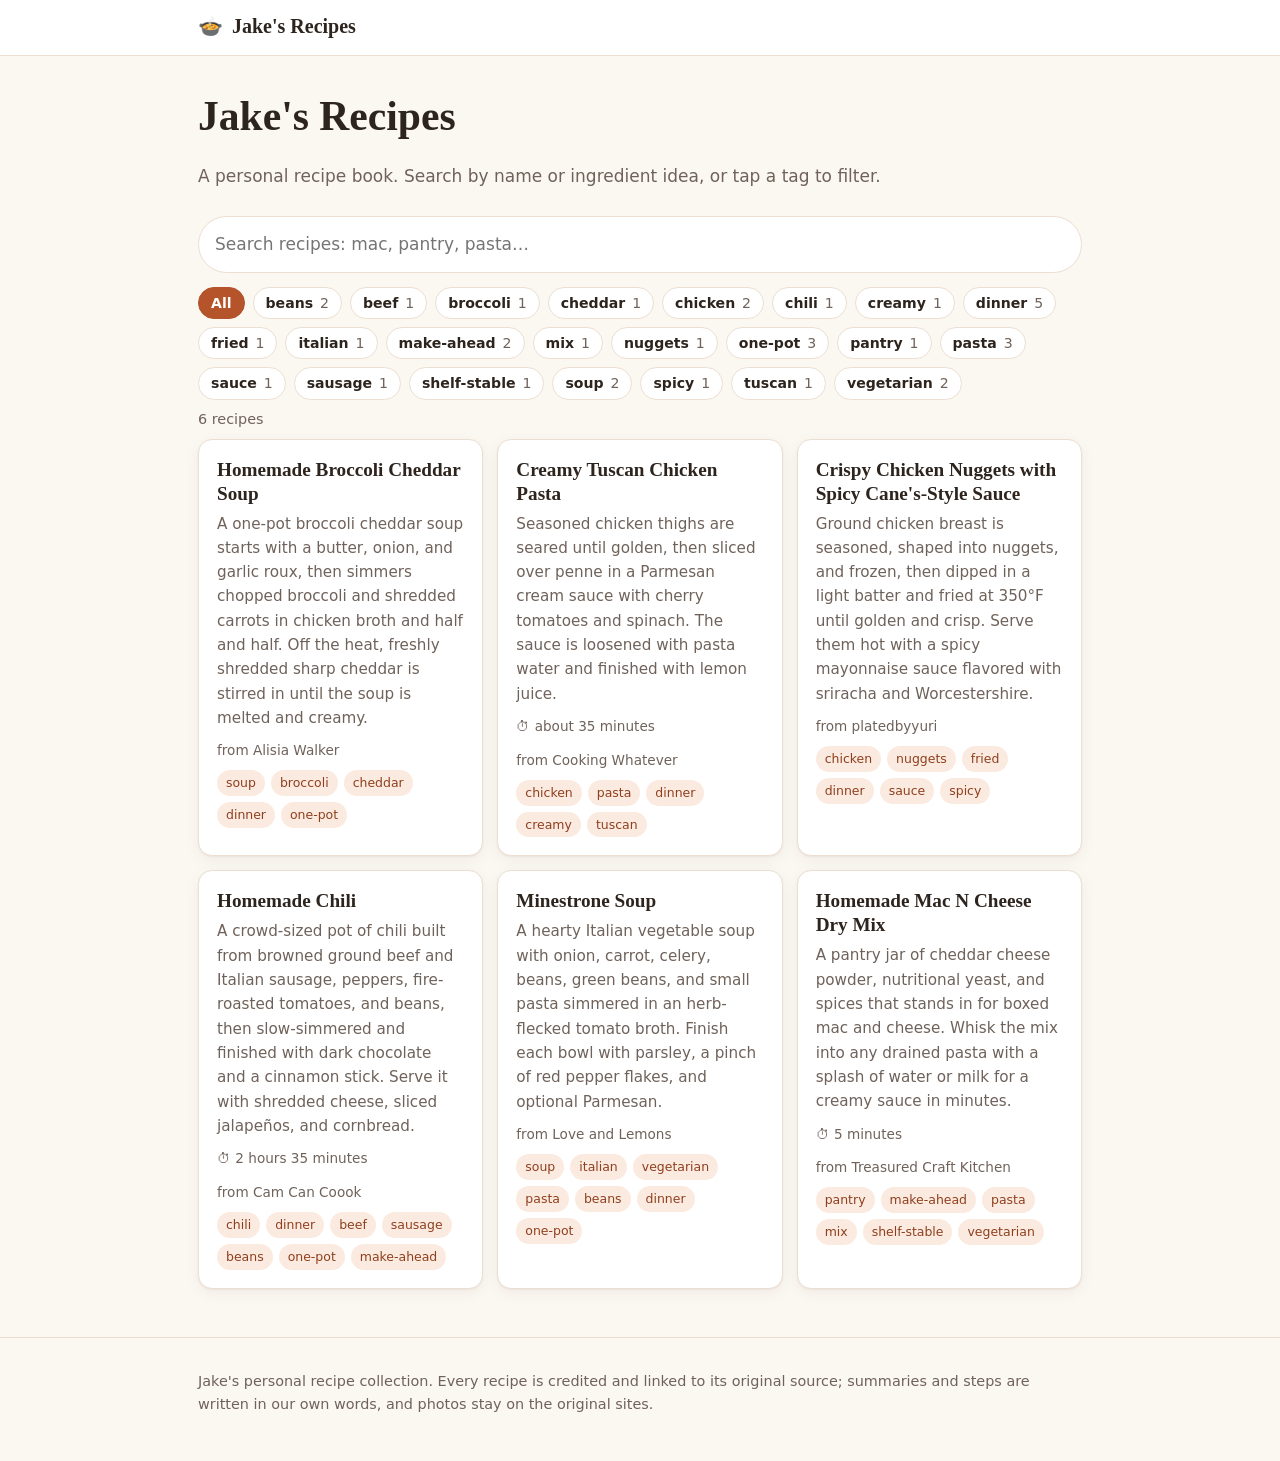
<file: index.html>
<!doctype html>
<html lang="en">
<head>
<meta charset="utf-8">
<meta name="viewport" content="width=device-width, initial-scale=1">
<title>Jake&#x27;s Recipes</title>
<meta name="description" content="Jake&#x27;s personal recipe collection: tried and saved recipes, searchable by name and tag, each credited to its original source.">
<meta name="robots" content="index,follow">
<meta property="og:title" content="Jake&#x27;s Recipes">
<meta property="og:description" content="Jake&#x27;s personal recipe collection: tried and saved recipes, searchable by name and tag, each credited to its original source.">
<meta property="og:type" content="website">
<meta name="theme-color" content="#b5532a">
<link rel="icon" href="data:image/svg+xml,%3Csvg xmlns='http://www.w3.org/2000/svg' viewBox='0 0 100 100'%3E%3Ctext y='.9em' font-size='90'%3E%F0%9F%8D%B2%3C/text%3E%3C/svg%3E">
<link rel="stylesheet" href="assets/style.css">
</head>
<body class="home">
<header class="site-header">
  <div class="wrap">
    <a class="brand" href="index.html"><span class="brand-mark" aria-hidden="true">🍲</span> Jake&#x27;s Recipes</a>
  </div>
</header>
<main class="wrap">
<section class="hero">
  <h1>Jake&#x27;s Recipes</h1>
  <p>A personal recipe book. Search by name or ingredient idea, or tap a tag to filter.</p>
</section>
<section class="browse" aria-label="Browse recipes">
  <label class="search">
    <span class="visually-hidden">Search recipes</span>
    <input id="q" type="search" placeholder="Search recipes: mac, pantry, pasta…" autocomplete="off">
  </label>
  <div class="chips" role="group" aria-label="Filter by tag">
    <button type="button" class="chip is-active" data-tag="all" aria-pressed="true">All</button><button type="button" class="chip" data-tag="beans" aria-pressed="false">beans <span class="count">2</span></button><button type="button" class="chip" data-tag="beef" aria-pressed="false">beef <span class="count">1</span></button><button type="button" class="chip" data-tag="broccoli" aria-pressed="false">broccoli <span class="count">1</span></button><button type="button" class="chip" data-tag="cheddar" aria-pressed="false">cheddar <span class="count">1</span></button><button type="button" class="chip" data-tag="chicken" aria-pressed="false">chicken <span class="count">2</span></button><button type="button" class="chip" data-tag="chili" aria-pressed="false">chili <span class="count">1</span></button><button type="button" class="chip" data-tag="creamy" aria-pressed="false">creamy <span class="count">1</span></button><button type="button" class="chip" data-tag="dinner" aria-pressed="false">dinner <span class="count">5</span></button><button type="button" class="chip" data-tag="fried" aria-pressed="false">fried <span class="count">1</span></button><button type="button" class="chip" data-tag="italian" aria-pressed="false">italian <span class="count">1</span></button><button type="button" class="chip" data-tag="make-ahead" aria-pressed="false">make-ahead <span class="count">2</span></button><button type="button" class="chip" data-tag="mix" aria-pressed="false">mix <span class="count">1</span></button><button type="button" class="chip" data-tag="nuggets" aria-pressed="false">nuggets <span class="count">1</span></button><button type="button" class="chip" data-tag="one-pot" aria-pressed="false">one-pot <span class="count">3</span></button><button type="button" class="chip" data-tag="pantry" aria-pressed="false">pantry <span class="count">1</span></button><button type="button" class="chip" data-tag="pasta" aria-pressed="false">pasta <span class="count">3</span></button><button type="button" class="chip" data-tag="sauce" aria-pressed="false">sauce <span class="count">1</span></button><button type="button" class="chip" data-tag="sausage" aria-pressed="false">sausage <span class="count">1</span></button><button type="button" class="chip" data-tag="shelf-stable" aria-pressed="false">shelf-stable <span class="count">1</span></button><button type="button" class="chip" data-tag="soup" aria-pressed="false">soup <span class="count">2</span></button><button type="button" class="chip" data-tag="spicy" aria-pressed="false">spicy <span class="count">1</span></button><button type="button" class="chip" data-tag="tuscan" aria-pressed="false">tuscan <span class="count">1</span></button><button type="button" class="chip" data-tag="vegetarian" aria-pressed="false">vegetarian <span class="count">2</span></button>
  </div>
  <p class="result-count" id="count" aria-live="polite">6 recipes</p>
  <ul class="recipe-list" id="list">
<li class="recipe-card" data-tags="soup broccoli cheddar dinner one-pot" data-search="homemade broccoli cheddar soup a one-pot broccoli cheddar soup starts with a butter, onion, and garlic roux, then simmers chopped broccoli and shredded carrots in chicken broth and half and half. off the heat, freshly shredded sharp cheddar is stirred in until the soup is melted and creamy. soup broccoli cheddar dinner one-pot alisia walker">
  <a href="recipes/broccoli-cheddar-soup.html">
    <h3>Homemade Broccoli Cheddar Soup</h3>
    <p>A one-pot broccoli cheddar soup starts with a butter, onion, and garlic roux, then simmers chopped broccoli and shredded carrots in chicken broth and half and half. Off the heat, freshly shredded sharp cheddar is stirred in until the soup is melted and creamy.</p>
    <div class="card-meta"><span class="from">from Alisia Walker</span></div>
    <div class="tags"><span class="tag">soup</span><span class="tag">broccoli</span><span class="tag">cheddar</span><span class="tag">dinner</span><span class="tag">one-pot</span></div>
  </a>
</li>
<li class="recipe-card" data-tags="chicken pasta dinner creamy tuscan" data-search="creamy tuscan chicken pasta seasoned chicken thighs are seared until golden, then sliced over penne in a parmesan cream sauce with cherry tomatoes and spinach. the sauce is loosened with pasta water and finished with lemon juice. chicken pasta dinner creamy tuscan cooking whatever">
  <a href="recipes/creamy-tuscan-chicken-pasta.html">
    <h3>Creamy Tuscan Chicken Pasta</h3>
    <p>Seasoned chicken thighs are seared until golden, then sliced over penne in a Parmesan cream sauce with cherry tomatoes and spinach. The sauce is loosened with pasta water and finished with lemon juice.</p>
    <div class="card-meta"><span class="time">⏱ about 35 minutes</span><span class="from">from Cooking Whatever</span></div>
    <div class="tags"><span class="tag">chicken</span><span class="tag">pasta</span><span class="tag">dinner</span><span class="tag">creamy</span><span class="tag">tuscan</span></div>
  </a>
</li>
<li class="recipe-card" data-tags="chicken nuggets fried dinner sauce spicy" data-search="crispy chicken nuggets with spicy cane&#x27;s-style sauce ground chicken breast is seasoned, shaped into nuggets, and frozen, then dipped in a light batter and fried at 350°f until golden and crisp. serve them hot with a spicy mayonnaise sauce flavored with sriracha and worcestershire. chicken nuggets fried dinner sauce spicy platedbyyuri">
  <a href="recipes/crispy-chicken-nuggets-spicy-canes-style-sauce.html">
    <h3>Crispy Chicken Nuggets with Spicy Cane&#x27;s-Style Sauce</h3>
    <p>Ground chicken breast is seasoned, shaped into nuggets, and frozen, then dipped in a light batter and fried at 350°F until golden and crisp. Serve them hot with a spicy mayonnaise sauce flavored with sriracha and Worcestershire.</p>
    <div class="card-meta"><span class="from">from platedbyyuri</span></div>
    <div class="tags"><span class="tag">chicken</span><span class="tag">nuggets</span><span class="tag">fried</span><span class="tag">dinner</span><span class="tag">sauce</span><span class="tag">spicy</span></div>
  </a>
</li>
<li class="recipe-card" data-tags="chili dinner beef sausage beans one-pot make-ahead" data-search="homemade chili a crowd-sized pot of chili built from browned ground beef and italian sausage, peppers, fire-roasted tomatoes, and beans, then slow-simmered and finished with dark chocolate and a cinnamon stick. serve it with shredded cheese, sliced jalapeños, and cornbread. chili dinner beef sausage beans one-pot make-ahead cam can coook">
  <a href="recipes/homemade-chili.html">
    <h3>Homemade Chili</h3>
    <p>A crowd-sized pot of chili built from browned ground beef and Italian sausage, peppers, fire-roasted tomatoes, and beans, then slow-simmered and finished with dark chocolate and a cinnamon stick. Serve it with shredded cheese, sliced jalapeños, and cornbread.</p>
    <div class="card-meta"><span class="time">⏱ 2 hours 35 minutes</span><span class="from">from Cam Can Coook</span></div>
    <div class="tags"><span class="tag">chili</span><span class="tag">dinner</span><span class="tag">beef</span><span class="tag">sausage</span><span class="tag">beans</span><span class="tag">one-pot</span><span class="tag">make-ahead</span></div>
  </a>
</li>
<li class="recipe-card" data-tags="soup italian vegetarian pasta beans dinner one-pot" data-search="minestrone soup a hearty italian vegetable soup with onion, carrot, celery, beans, green beans, and small pasta simmered in an herb-flecked tomato broth. finish each bowl with parsley, a pinch of red pepper flakes, and optional parmesan. soup italian vegetarian pasta beans dinner one-pot love and lemons">
  <a href="recipes/minestrone-soup.html">
    <h3>Minestrone Soup</h3>
    <p>A hearty Italian vegetable soup with onion, carrot, celery, beans, green beans, and small pasta simmered in an herb-flecked tomato broth. Finish each bowl with parsley, a pinch of red pepper flakes, and optional Parmesan.</p>
    <div class="card-meta"><span class="from">from Love and Lemons</span></div>
    <div class="tags"><span class="tag">soup</span><span class="tag">italian</span><span class="tag">vegetarian</span><span class="tag">pasta</span><span class="tag">beans</span><span class="tag">dinner</span><span class="tag">one-pot</span></div>
  </a>
</li>
<li class="recipe-card" data-tags="pantry make-ahead pasta mix shelf-stable vegetarian" data-search="homemade mac n cheese dry mix a pantry jar of cheddar cheese powder, nutritional yeast, and spices that stands in for boxed mac and cheese. whisk the mix into any drained pasta with a splash of water or milk for a creamy sauce in minutes. pantry make-ahead pasta mix shelf-stable vegetarian treasured craft kitchen">
  <a href="recipes/mac-n-cheese-dry-mix.html">
    <h3>Homemade Mac N Cheese Dry Mix</h3>
    <p>A pantry jar of cheddar cheese powder, nutritional yeast, and spices that stands in for boxed mac and cheese. Whisk the mix into any drained pasta with a splash of water or milk for a creamy sauce in minutes.</p>
    <div class="card-meta"><span class="time">⏱ 5 minutes</span><span class="from">from Treasured Craft Kitchen</span></div>
    <div class="tags"><span class="tag">pantry</span><span class="tag">make-ahead</span><span class="tag">pasta</span><span class="tag">mix</span><span class="tag">shelf-stable</span><span class="tag">vegetarian</span></div>
  </a>
</li>
  </ul>
  <p class="empty" id="empty" hidden>No recipes match. Try another word or tag.</p>
</section>
</main>
<footer class="site-footer">
  <div class="wrap">
    <p>Jake's personal recipe collection. Every recipe is credited and linked to its original source; summaries and steps are written in our own words, and photos stay on the original sites.</p>
  </div>
</footer>
<script src="assets/app.js" defer></script>
</body>
</html>
</file>
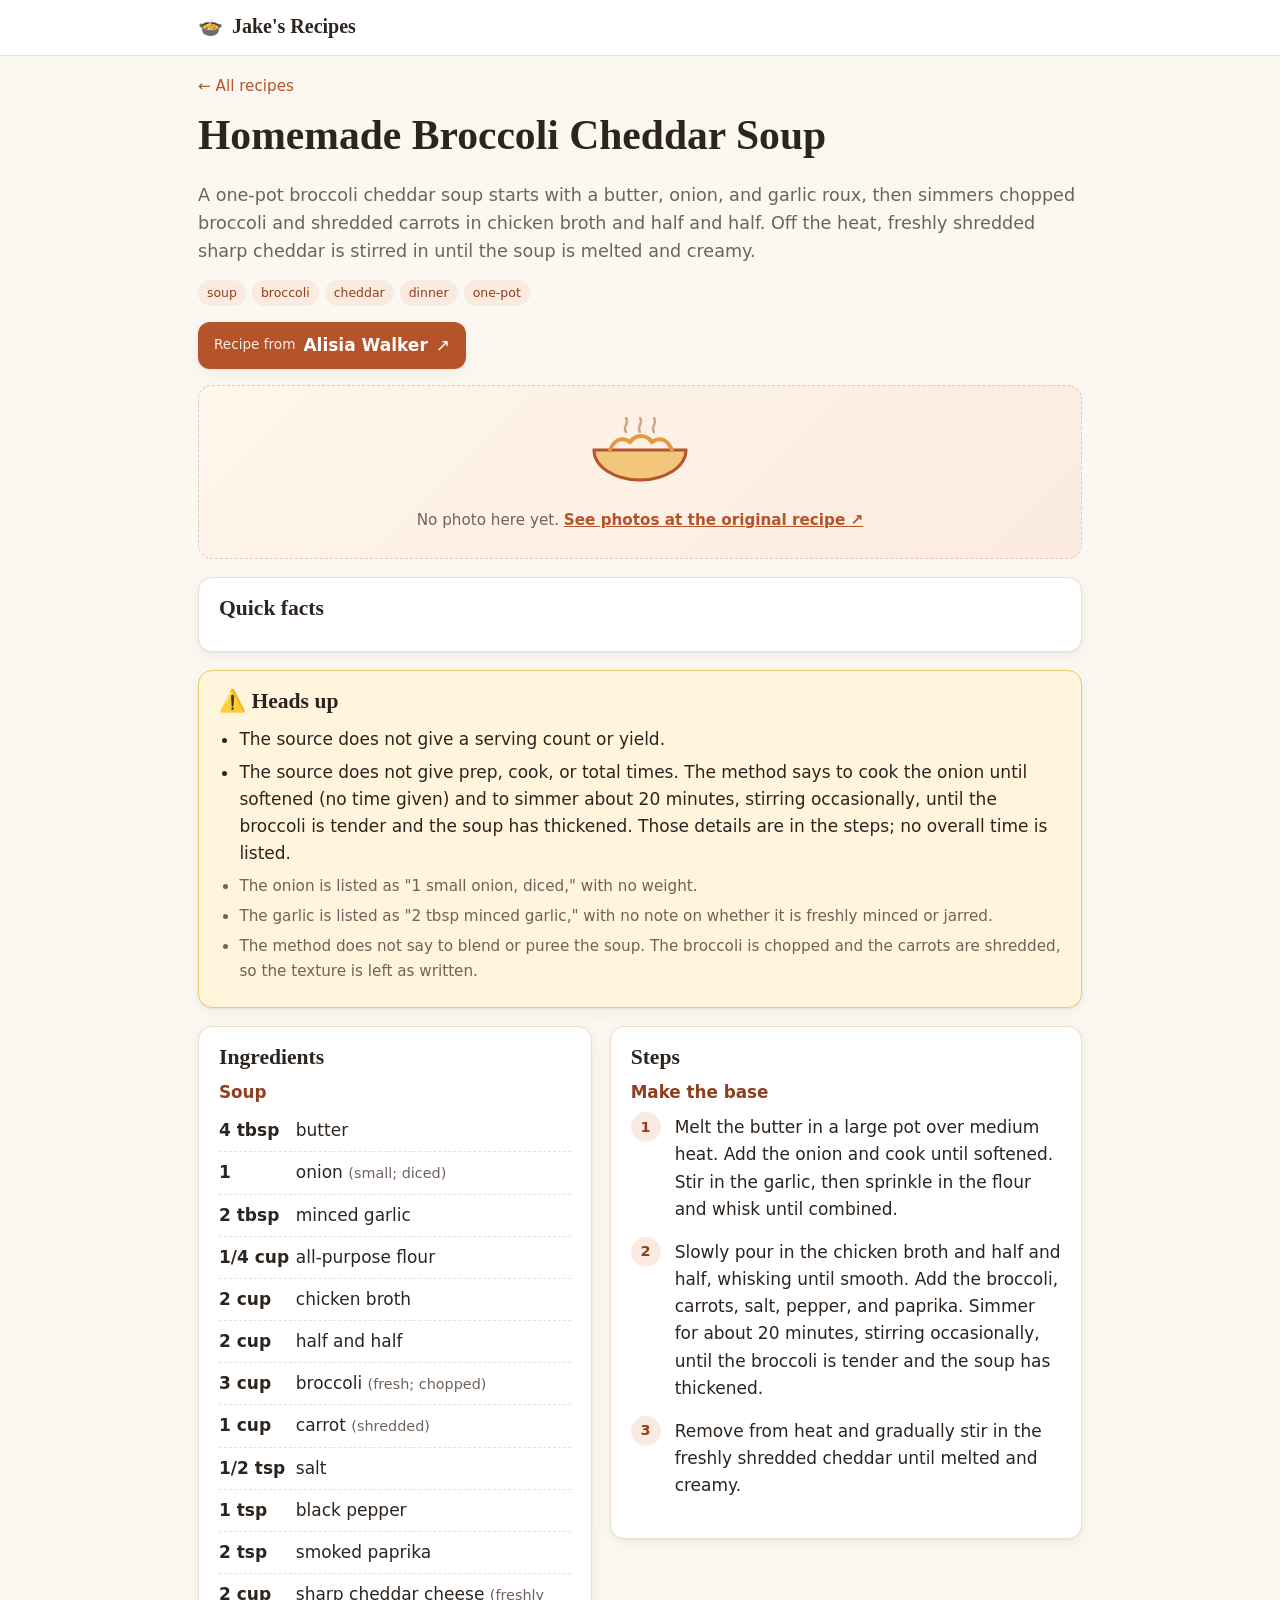
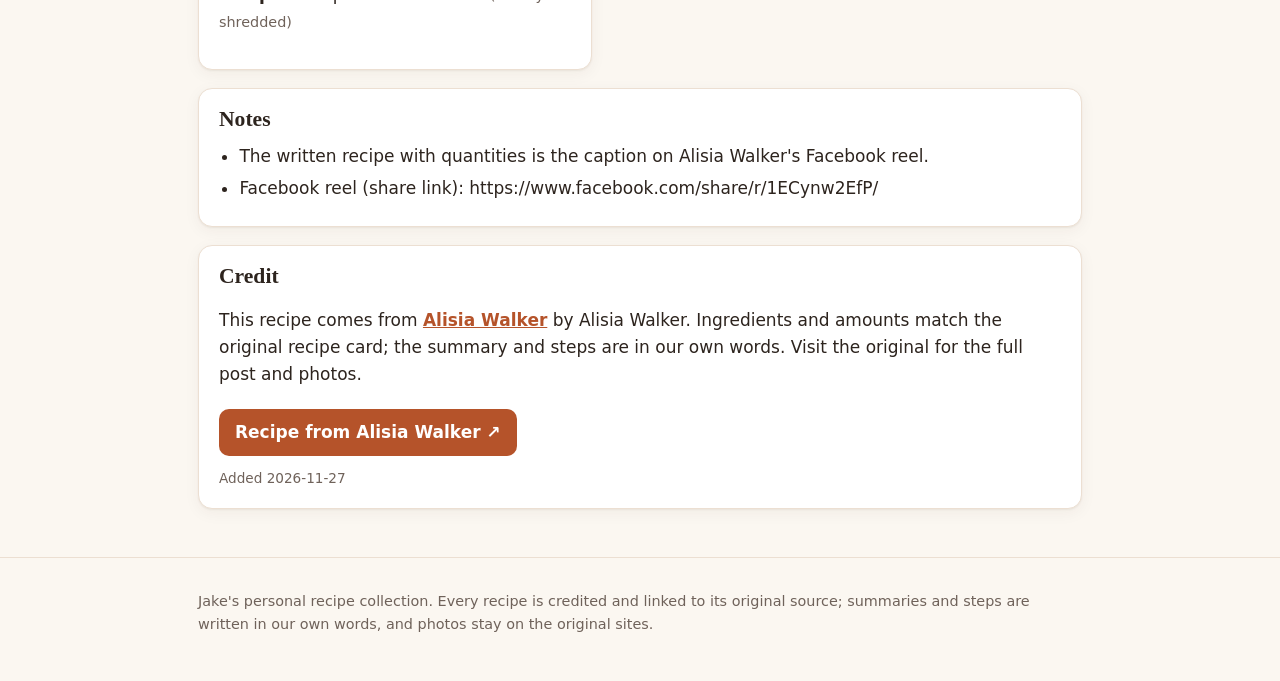
<file: recipes/broccoli-cheddar-soup.html>
<!doctype html>
<html lang="en">
<head>
<meta charset="utf-8">
<meta name="viewport" content="width=device-width, initial-scale=1">
<title>Homemade Broccoli Cheddar Soup | Jake&#x27;s Recipes</title>
<meta name="description" content="A one-pot broccoli cheddar soup starts with a butter, onion, and garlic roux, then simmers chopped broccoli and shredded carrots in chicken broth and half and half. Off the heat, freshly shredded sharp cheddar is stirred in until the soup is melted and creamy.">
<meta name="robots" content="index,follow">
<meta property="og:title" content="Homemade Broccoli Cheddar Soup | Jake&#x27;s Recipes">
<meta property="og:description" content="A one-pot broccoli cheddar soup starts with a butter, onion, and garlic roux, then simmers chopped broccoli and shredded carrots in chicken broth and half and half. Off the heat, freshly shredded sharp cheddar is stirred in until the soup is melted and creamy.">
<meta property="og:type" content="website">
<meta name="theme-color" content="#b5532a">
<link rel="icon" href="data:image/svg+xml,%3Csvg xmlns='http://www.w3.org/2000/svg' viewBox='0 0 100 100'%3E%3Ctext y='.9em' font-size='90'%3E%F0%9F%8D%B2%3C/text%3E%3C/svg%3E">
<link rel="stylesheet" href="../assets/style.css">
<script type="application/ld+json">{"@context": "https://schema.org", "@type": "Recipe", "name": "Homemade Broccoli Cheddar Soup", "description": "A one-pot broccoli cheddar soup starts with a butter, onion, and garlic roux, then simmers chopped broccoli and shredded carrots in chicken broth and half and half. Off the heat, freshly shredded sharp cheddar is stirred in until the soup is melted and creamy.", "keywords": "soup, broccoli, cheddar, dinner, one-pot", "recipeYield": null, "recipeIngredient": ["4 tbsp butter", "1 small onion, diced", "2 tbsp minced garlic", "¼ cup all-purpose flour", "2 cups chicken broth", "2 cups half and half", "3 cups fresh broccoli, chopped", "1 cup shredded carrots", "½ tsp salt", "1 tsp black pepper", "2 tsp smoked paprika", "2 cups freshly shredded sharp cheddar cheese"], "recipeInstructions": [{"@type": "HowToStep", "text": "Melt the butter in a large pot over medium heat. Add the onion and cook until softened. Stir in the garlic, then sprinkle in the flour and whisk until combined."}, {"@type": "HowToStep", "text": "Slowly pour in the chicken broth and half and half, whisking until smooth. Add the broccoli, carrots, salt, pepper, and paprika. Simmer for about 20 minutes, stirring occasionally, until the broccoli is tender and the soup has thickened."}, {"@type": "HowToStep", "text": "Remove from heat and gradually stir in the freshly shredded cheddar until melted and creamy."}], "isBasedOn": "https://www.facebook.com/walker.alisia/videos/this-homemade-broccoli-cheddar-soup-is-pure-comfort-in-a-bowl-perfect-for-a-chil/1634254077732316/", "datePublished": "2026-11-27"}</script>
</head>
<body class="recipe-page">
<header class="site-header">
  <div class="wrap">
    <a class="brand" href="../index.html"><span class="brand-mark" aria-hidden="true">🍲</span> Jake&#x27;s Recipes</a>
  </div>
</header>
<main class="wrap">
<nav class="crumbs"><a href="../index.html">← All recipes</a></nav>
<article class="recipe">
  <header class="recipe-head">
    <h1>Homemade Broccoli Cheddar Soup</h1>
    <p class="summary">A one-pot broccoli cheddar soup starts with a butter, onion, and garlic roux, then simmers chopped broccoli and shredded carrots in chicken broth and half and half. Off the heat, freshly shredded sharp cheddar is stirred in until the soup is melted and creamy.</p>
    <div class="tags"><a class="tag" href="../index.html?tag=soup">soup</a> <a class="tag" href="../index.html?tag=broccoli">broccoli</a> <a class="tag" href="../index.html?tag=cheddar">cheddar</a> <a class="tag" href="../index.html?tag=dinner">dinner</a> <a class="tag" href="../index.html?tag=one-pot">one-pot</a></div>
    <a class="credit" href="https://www.facebook.com/walker.alisia/videos/this-homemade-broccoli-cheddar-soup-is-pure-comfort-in-a-bowl-perfect-for-a-chil/1634254077732316/" target="_blank" rel="noopener">
      <span class="credit-label">Recipe from</span>
      <span class="credit-name">Alisia Walker</span>
      <span class="credit-go" aria-hidden="true">↗</span>
    </a>
  </header>

  <figure class="photo-placeholder">
    <div class="photo-art" aria-hidden="true">
      <svg viewBox="0 0 120 80" width="120" height="80"><path d="M14 38h92a46 30 0 0 1-92 0z" fill="#f3c77b" stroke="#b5532a" stroke-width="3"/><path d="M30 38c4-10 12-14 20-8 6-8 16-8 22 0 8-6 16-2 20 8" fill="none" stroke="#e39a3b" stroke-width="4" stroke-linecap="round"/><path d="M46 20c-4-6 4-8 0-14M60 20c-4-6 4-8 0-14M74 20c-4-6 4-8 0-14" fill="none" stroke="#c9a88a" stroke-width="2.5" stroke-linecap="round"/></svg>
    </div>
    <figcaption>No photo here yet. <a href="https://www.facebook.com/walker.alisia/videos/this-homemade-broccoli-cheddar-soup-is-pure-comfort-in-a-bowl-perfect-for-a-chil/1634254077732316/" target="_blank" rel="noopener">See photos at the original recipe ↗</a></figcaption>
  </figure>

  <section class="card" aria-label="Quick facts">
    <h2>Quick facts</h2>
    <dl class="facts">

    </dl>
  </section>

<section class="card headsup" aria-labelledby="headsup-h">
  <h2 id="headsup-h"><span aria-hidden="true">⚠️</span> Heads up</h2>
  <ul class="flags">
<li class="flag flag-medium">The source does not give a serving count or yield.</li>
<li class="flag flag-medium">The source does not give prep, cook, or total times. The method says to cook the onion until softened (no time given) and to simmer about 20 minutes, stirring occasionally, until the broccoli is tender and the soup has thickened. Those details are in the steps; no overall time is listed.</li>
<li class="flag flag-low">The onion is listed as &quot;1 small onion, diced,&quot; with no weight.</li>
<li class="flag flag-low">The garlic is listed as &quot;2 tbsp minced garlic,&quot; with no note on whether it is freshly minced or jarred.</li>
<li class="flag flag-low">The method does not say to blend or puree the soup. The broccoli is chopped and the carrots are shredded, so the texture is left as written.</li>
  </ul>
</section>

  <div class="cols">
    <section class="card" aria-labelledby="ing-h">
      <h2 id="ing-h">Ingredients</h2>
<div class="ing-group"><h3>Soup</h3>
<ul class="ingredients">
<li data-name="butter" data-quantity="4" data-unit="tbsp"><span class="ing-amt">4 tbsp</span> <span class="ing-name">butter</span></li>
<li data-name="onion" data-quantity="1" data-unit=""><span class="ing-amt">1</span> <span class="ing-name">onion</span> <span class="ing-note">(small; diced)</span></li>
<li data-name="minced garlic" data-quantity="2" data-unit="tbsp"><span class="ing-amt">2 tbsp</span> <span class="ing-name">minced garlic</span></li>
<li data-name="all-purpose flour" data-quantity="0.25" data-unit="cup"><span class="ing-amt">1/4 cup</span> <span class="ing-name">all-purpose flour</span></li>
<li data-name="chicken broth" data-quantity="2" data-unit="cup"><span class="ing-amt">2 cup</span> <span class="ing-name">chicken broth</span></li>
<li data-name="half and half" data-quantity="2" data-unit="cup"><span class="ing-amt">2 cup</span> <span class="ing-name">half and half</span></li>
<li data-name="broccoli" data-quantity="3" data-unit="cup"><span class="ing-amt">3 cup</span> <span class="ing-name">broccoli</span> <span class="ing-note">(fresh; chopped)</span></li>
<li data-name="carrot" data-quantity="1" data-unit="cup"><span class="ing-amt">1 cup</span> <span class="ing-name">carrot</span> <span class="ing-note">(shredded)</span></li>
<li data-name="salt" data-quantity="0.5" data-unit="tsp"><span class="ing-amt">1/2 tsp</span> <span class="ing-name">salt</span></li>
<li data-name="black pepper" data-quantity="1" data-unit="tsp"><span class="ing-amt">1 tsp</span> <span class="ing-name">black pepper</span></li>
<li data-name="smoked paprika" data-quantity="2" data-unit="tsp"><span class="ing-amt">2 tsp</span> <span class="ing-name">smoked paprika</span></li>
<li data-name="sharp cheddar cheese" data-quantity="2" data-unit="cup"><span class="ing-amt">2 cup</span> <span class="ing-name">sharp cheddar cheese</span> <span class="ing-note">(freshly shredded)</span></li>
</ul></div>
    </section>
    <section class="card" aria-labelledby="steps-h">
      <h2 id="steps-h">Steps</h2>
<div class="step-group"><h3>Make the base</h3>
<ol class="steps">
<li>Melt the butter in a large pot over medium heat. Add the onion and cook until softened. Stir in the garlic, then sprinkle in the flour and whisk until combined.</li>
<li>Slowly pour in the chicken broth and half and half, whisking until smooth. Add the broccoli, carrots, salt, pepper, and paprika. Simmer for about 20 minutes, stirring occasionally, until the broccoli is tender and the soup has thickened.</li>
<li>Remove from heat and gradually stir in the freshly shredded cheddar until melted and creamy.</li>
</ol></div>
    </section>
  </div>

<section class="card" aria-labelledby="notes-h"><h2 id="notes-h">Notes</h2>
<ul class="notes">
<li>The written recipe with quantities is the caption on Alisia Walker&#x27;s Facebook reel.</li>
<li>Facebook reel (share link): https://www.facebook.com/share/r/1ECynw2EfP/</li>
</ul></section>

  <section class="card source-card">
    <h2>Credit</h2>
    <p>This recipe comes from <a href="https://www.facebook.com/walker.alisia/videos/this-homemade-broccoli-cheddar-soup-is-pure-comfort-in-a-bowl-perfect-for-a-chil/1634254077732316/" target="_blank" rel="noopener"><strong>Alisia Walker</strong></a> by Alisia Walker. Ingredients and amounts match the original recipe card; the summary and steps are in our own words. Visit the original for the full post and photos.</p>
    <a class="btn" href="https://www.facebook.com/walker.alisia/videos/this-homemade-broccoli-cheddar-soup-is-pure-comfort-in-a-bowl-perfect-for-a-chil/1634254077732316/" target="_blank" rel="noopener">Recipe from Alisia Walker ↗</a>
    <p class="added">Added 2026-11-27</p>
  </section>
</article>
</main>
<footer class="site-footer">
  <div class="wrap">
    <p>Jake's personal recipe collection. Every recipe is credited and linked to its original source; summaries and steps are written in our own words, and photos stay on the original sites.</p>
  </div>
</footer>
</body>
</html>
</file>
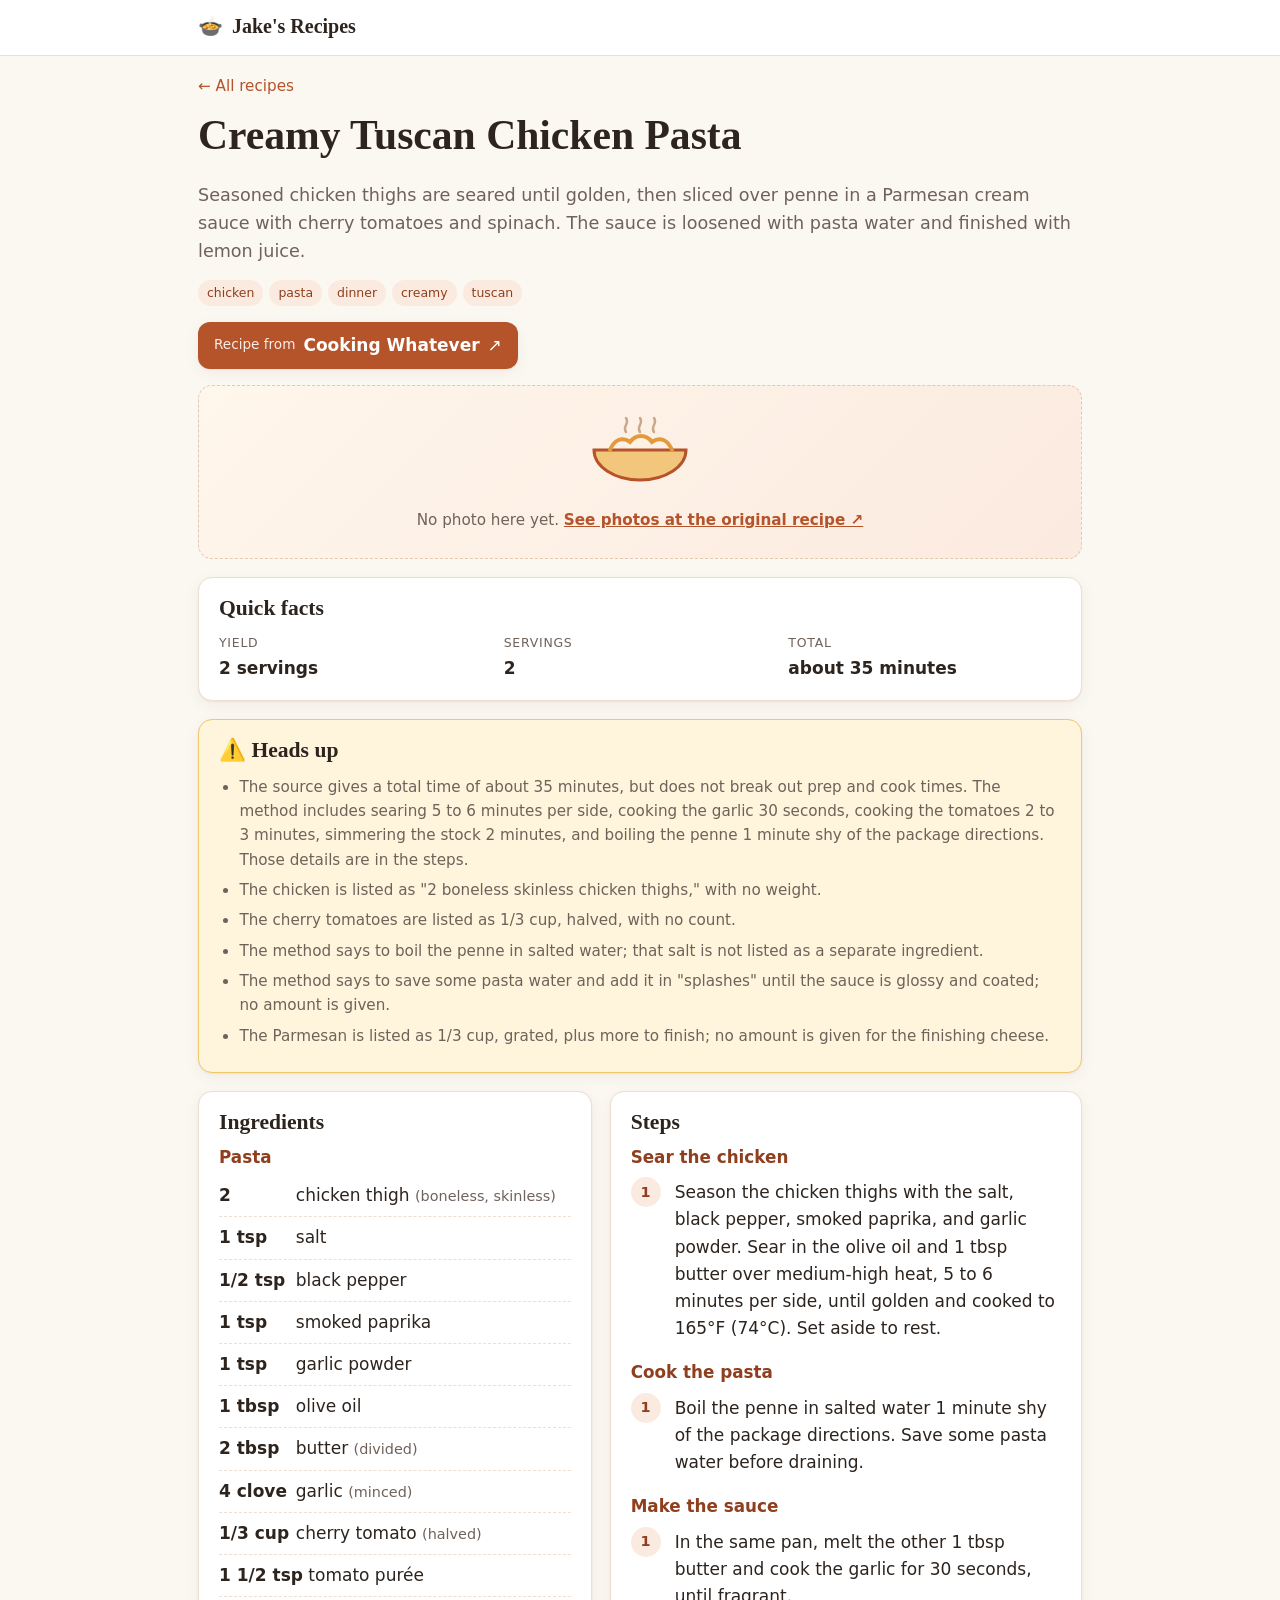
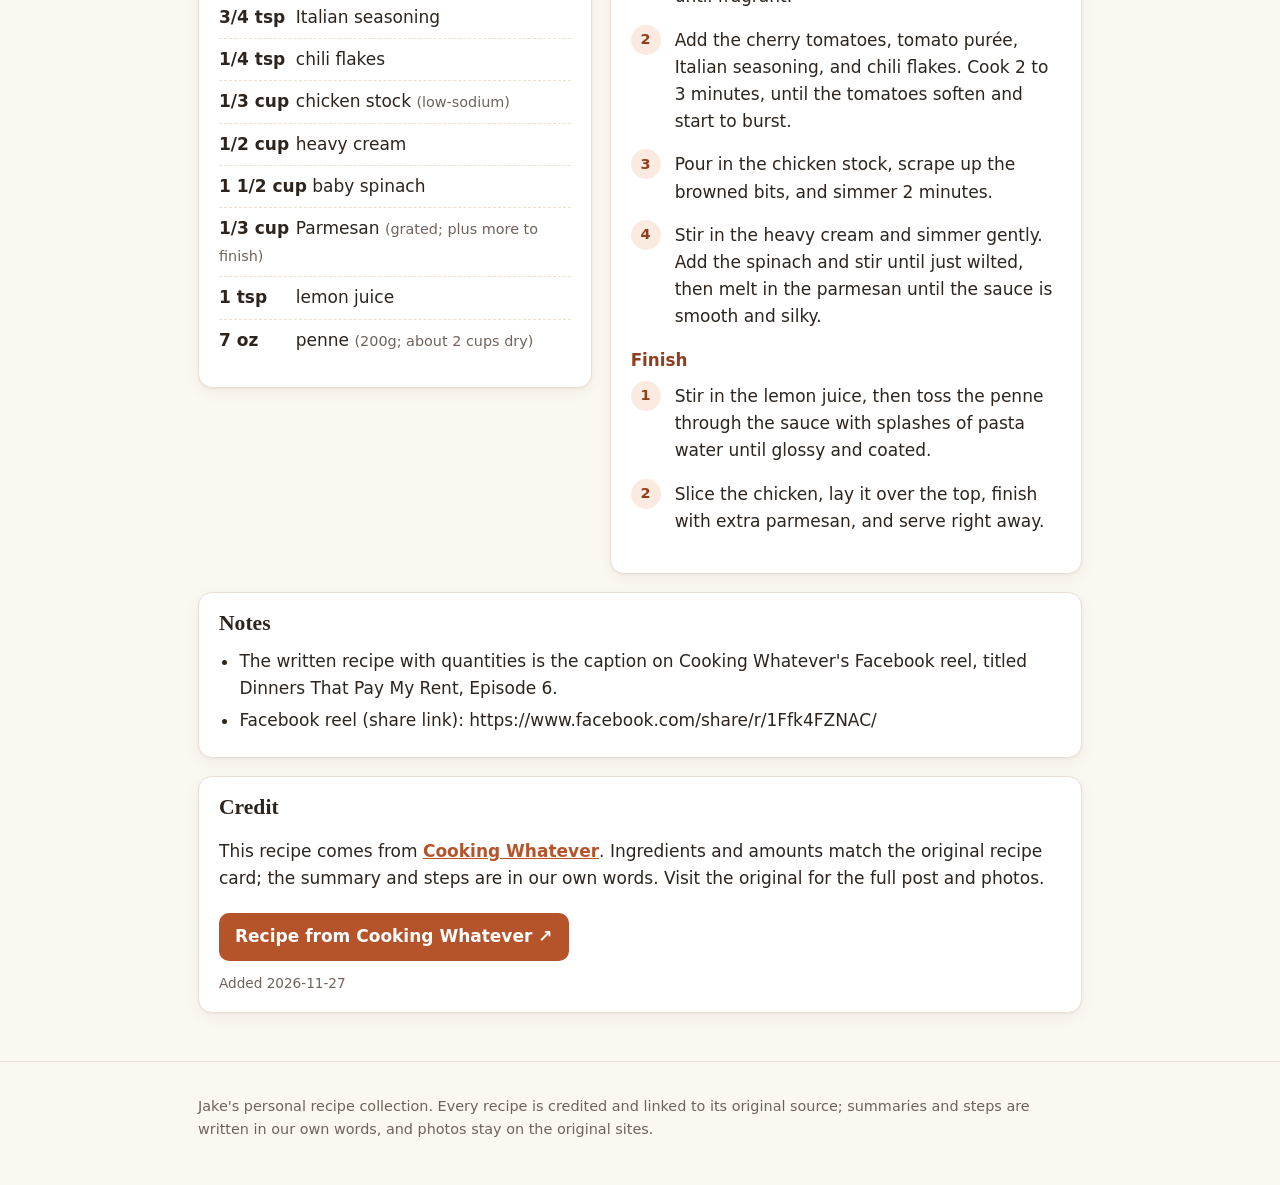
<file: recipes/creamy-tuscan-chicken-pasta.html>
<!doctype html>
<html lang="en">
<head>
<meta charset="utf-8">
<meta name="viewport" content="width=device-width, initial-scale=1">
<title>Creamy Tuscan Chicken Pasta | Jake&#x27;s Recipes</title>
<meta name="description" content="Seasoned chicken thighs are seared until golden, then sliced over penne in a Parmesan cream sauce with cherry tomatoes and spinach. The sauce is loosened with pasta water and finished with lemon juice.">
<meta name="robots" content="index,follow">
<meta property="og:title" content="Creamy Tuscan Chicken Pasta | Jake&#x27;s Recipes">
<meta property="og:description" content="Seasoned chicken thighs are seared until golden, then sliced over penne in a Parmesan cream sauce with cherry tomatoes and spinach. The sauce is loosened with pasta water and finished with lemon juice.">
<meta property="og:type" content="website">
<meta name="theme-color" content="#b5532a">
<link rel="icon" href="data:image/svg+xml,%3Csvg xmlns='http://www.w3.org/2000/svg' viewBox='0 0 100 100'%3E%3Ctext y='.9em' font-size='90'%3E%F0%9F%8D%B2%3C/text%3E%3C/svg%3E">
<link rel="stylesheet" href="../assets/style.css">
<script type="application/ld+json">{"@context": "https://schema.org", "@type": "Recipe", "name": "Creamy Tuscan Chicken Pasta", "description": "Seasoned chicken thighs are seared until golden, then sliced over penne in a Parmesan cream sauce with cherry tomatoes and spinach. The sauce is loosened with pasta water and finished with lemon juice.", "keywords": "chicken, pasta, dinner, creamy, tuscan", "recipeYield": "2 servings", "recipeIngredient": ["2 boneless skinless chicken thighs", "1 tsp salt", "½ tsp black pepper", "1 tsp smoked paprika", "1 tsp garlic powder", "1 tbsp olive oil", "2 tbsp butter, divided", "4 garlic cloves, minced", "⅓ cup cherry tomatoes, halved", "1½ tsp tomato purée", "¾ tsp Italian seasoning", "¼ tsp chili flakes", "⅓ cup low-sodium chicken stock", "½ cup heavy cream", "1½ cups baby spinach", "⅓ cup parmesan, grated, plus more to finish", "1 tsp lemon juice", "7 oz (200g) penne, about 2 cups dry"], "recipeInstructions": [{"@type": "HowToStep", "text": "Season the chicken thighs with the salt, black pepper, smoked paprika, and garlic powder. Sear in the olive oil and 1 tbsp butter over medium-high heat, 5 to 6 minutes per side, until golden and cooked to 165°F (74°C). Set aside to rest."}, {"@type": "HowToStep", "text": "Boil the penne in salted water 1 minute shy of the package directions. Save some pasta water before draining."}, {"@type": "HowToStep", "text": "In the same pan, melt the other 1 tbsp butter and cook the garlic for 30 seconds, until fragrant."}, {"@type": "HowToStep", "text": "Add the cherry tomatoes, tomato purée, Italian seasoning, and chili flakes. Cook 2 to 3 minutes, until the tomatoes soften and start to burst."}, {"@type": "HowToStep", "text": "Pour in the chicken stock, scrape up the browned bits, and simmer 2 minutes."}, {"@type": "HowToStep", "text": "Stir in the heavy cream and simmer gently. Add the spinach and stir until just wilted, then melt in the parmesan until the sauce is smooth and silky."}, {"@type": "HowToStep", "text": "Stir in the lemon juice, then toss the penne through the sauce with splashes of pasta water until glossy and coated."}, {"@type": "HowToStep", "text": "Slice the chicken, lay it over the top, finish with extra parmesan, and serve right away."}], "isBasedOn": "https://www.facebook.com/61595193495794/videos/dinners-that-pay-my-rent-episode-6-creamy-tuscan-chicken-pasta-%EF%B8%8Fgolden-seared-ch/1167571739582020/", "datePublished": "2026-11-27"}</script>
</head>
<body class="recipe-page">
<header class="site-header">
  <div class="wrap">
    <a class="brand" href="../index.html"><span class="brand-mark" aria-hidden="true">🍲</span> Jake&#x27;s Recipes</a>
  </div>
</header>
<main class="wrap">
<nav class="crumbs"><a href="../index.html">← All recipes</a></nav>
<article class="recipe">
  <header class="recipe-head">
    <h1>Creamy Tuscan Chicken Pasta</h1>
    <p class="summary">Seasoned chicken thighs are seared until golden, then sliced over penne in a Parmesan cream sauce with cherry tomatoes and spinach. The sauce is loosened with pasta water and finished with lemon juice.</p>
    <div class="tags"><a class="tag" href="../index.html?tag=chicken">chicken</a> <a class="tag" href="../index.html?tag=pasta">pasta</a> <a class="tag" href="../index.html?tag=dinner">dinner</a> <a class="tag" href="../index.html?tag=creamy">creamy</a> <a class="tag" href="../index.html?tag=tuscan">tuscan</a></div>
    <a class="credit" href="https://www.facebook.com/61595193495794/videos/dinners-that-pay-my-rent-episode-6-creamy-tuscan-chicken-pasta-%EF%B8%8Fgolden-seared-ch/1167571739582020/" target="_blank" rel="noopener">
      <span class="credit-label">Recipe from</span>
      <span class="credit-name">Cooking Whatever</span>
      <span class="credit-go" aria-hidden="true">↗</span>
    </a>
  </header>

  <figure class="photo-placeholder">
    <div class="photo-art" aria-hidden="true">
      <svg viewBox="0 0 120 80" width="120" height="80"><path d="M14 38h92a46 30 0 0 1-92 0z" fill="#f3c77b" stroke="#b5532a" stroke-width="3"/><path d="M30 38c4-10 12-14 20-8 6-8 16-8 22 0 8-6 16-2 20 8" fill="none" stroke="#e39a3b" stroke-width="4" stroke-linecap="round"/><path d="M46 20c-4-6 4-8 0-14M60 20c-4-6 4-8 0-14M74 20c-4-6 4-8 0-14" fill="none" stroke="#c9a88a" stroke-width="2.5" stroke-linecap="round"/></svg>
    </div>
    <figcaption>No photo here yet. <a href="https://www.facebook.com/61595193495794/videos/dinners-that-pay-my-rent-episode-6-creamy-tuscan-chicken-pasta-%EF%B8%8Fgolden-seared-ch/1167571739582020/" target="_blank" rel="noopener">See photos at the original recipe ↗</a></figcaption>
  </figure>

  <section class="card" aria-label="Quick facts">
    <h2>Quick facts</h2>
    <dl class="facts">
<div class="fact"><dt>Yield</dt><dd>2 servings</dd></div>
<div class="fact"><dt>Servings</dt><dd>2</dd></div>
<div class="fact"><dt>Total</dt><dd>about 35 minutes</dd></div>
    </dl>
  </section>

<section class="card headsup" aria-labelledby="headsup-h">
  <h2 id="headsup-h"><span aria-hidden="true">⚠️</span> Heads up</h2>
  <ul class="flags">
<li class="flag flag-low">The source gives a total time of about 35 minutes, but does not break out prep and cook times. The method includes searing 5 to 6 minutes per side, cooking the garlic 30 seconds, cooking the tomatoes 2 to 3 minutes, simmering the stock 2 minutes, and boiling the penne 1 minute shy of the package directions. Those details are in the steps.</li>
<li class="flag flag-low">The chicken is listed as &quot;2 boneless skinless chicken thighs,&quot; with no weight.</li>
<li class="flag flag-low">The cherry tomatoes are listed as 1/3 cup, halved, with no count.</li>
<li class="flag flag-low">The method says to boil the penne in salted water; that salt is not listed as a separate ingredient.</li>
<li class="flag flag-low">The method says to save some pasta water and add it in &quot;splashes&quot; until the sauce is glossy and coated; no amount is given.</li>
<li class="flag flag-low">The Parmesan is listed as 1/3 cup, grated, plus more to finish; no amount is given for the finishing cheese.</li>
  </ul>
</section>

  <div class="cols">
    <section class="card" aria-labelledby="ing-h">
      <h2 id="ing-h">Ingredients</h2>
<div class="ing-group"><h3>Pasta</h3>
<ul class="ingredients">
<li data-name="chicken thigh" data-quantity="2" data-unit=""><span class="ing-amt">2</span> <span class="ing-name">chicken thigh</span> <span class="ing-note">(boneless, skinless)</span></li>
<li data-name="salt" data-quantity="1" data-unit="tsp"><span class="ing-amt">1 tsp</span> <span class="ing-name">salt</span></li>
<li data-name="black pepper" data-quantity="0.5" data-unit="tsp"><span class="ing-amt">1/2 tsp</span> <span class="ing-name">black pepper</span></li>
<li data-name="smoked paprika" data-quantity="1" data-unit="tsp"><span class="ing-amt">1 tsp</span> <span class="ing-name">smoked paprika</span></li>
<li data-name="garlic powder" data-quantity="1" data-unit="tsp"><span class="ing-amt">1 tsp</span> <span class="ing-name">garlic powder</span></li>
<li data-name="olive oil" data-quantity="1" data-unit="tbsp"><span class="ing-amt">1 tbsp</span> <span class="ing-name">olive oil</span></li>
<li data-name="butter" data-quantity="2" data-unit="tbsp"><span class="ing-amt">2 tbsp</span> <span class="ing-name">butter</span> <span class="ing-note">(divided)</span></li>
<li data-name="garlic" data-quantity="4" data-unit="clove"><span class="ing-amt">4 clove</span> <span class="ing-name">garlic</span> <span class="ing-note">(minced)</span></li>
<li data-name="cherry tomato" data-quantity="0.3333333333333333" data-unit="cup"><span class="ing-amt">1/3 cup</span> <span class="ing-name">cherry tomato</span> <span class="ing-note">(halved)</span></li>
<li data-name="tomato purée" data-quantity="1.5" data-unit="tsp"><span class="ing-amt">1 1/2 tsp</span> <span class="ing-name">tomato purée</span></li>
<li data-name="Italian seasoning" data-quantity="0.75" data-unit="tsp"><span class="ing-amt">3/4 tsp</span> <span class="ing-name">Italian seasoning</span></li>
<li data-name="chili flakes" data-quantity="0.25" data-unit="tsp"><span class="ing-amt">1/4 tsp</span> <span class="ing-name">chili flakes</span></li>
<li data-name="chicken stock" data-quantity="0.3333333333333333" data-unit="cup"><span class="ing-amt">1/3 cup</span> <span class="ing-name">chicken stock</span> <span class="ing-note">(low-sodium)</span></li>
<li data-name="heavy cream" data-quantity="0.5" data-unit="cup"><span class="ing-amt">1/2 cup</span> <span class="ing-name">heavy cream</span></li>
<li data-name="baby spinach" data-quantity="1.5" data-unit="cup"><span class="ing-amt">1 1/2 cup</span> <span class="ing-name">baby spinach</span></li>
<li data-name="Parmesan" data-quantity="0.3333333333333333" data-unit="cup"><span class="ing-amt">1/3 cup</span> <span class="ing-name">Parmesan</span> <span class="ing-note">(grated; plus more to finish)</span></li>
<li data-name="lemon juice" data-quantity="1" data-unit="tsp"><span class="ing-amt">1 tsp</span> <span class="ing-name">lemon juice</span></li>
<li data-name="penne" data-quantity="7" data-unit="oz"><span class="ing-amt">7 oz</span> <span class="ing-name">penne</span> <span class="ing-note">(200g; about 2 cups dry)</span></li>
</ul></div>
    </section>
    <section class="card" aria-labelledby="steps-h">
      <h2 id="steps-h">Steps</h2>
<div class="step-group"><h3>Sear the chicken</h3>
<ol class="steps">
<li>Season the chicken thighs with the salt, black pepper, smoked paprika, and garlic powder. Sear in the olive oil and 1 tbsp butter over medium-high heat, 5 to 6 minutes per side, until golden and cooked to 165°F (74°C). Set aside to rest.</li>
</ol></div><div class="step-group"><h3>Cook the pasta</h3>
<ol class="steps">
<li>Boil the penne in salted water 1 minute shy of the package directions. Save some pasta water before draining.</li>
</ol></div><div class="step-group"><h3>Make the sauce</h3>
<ol class="steps">
<li>In the same pan, melt the other 1 tbsp butter and cook the garlic for 30 seconds, until fragrant.</li>
<li>Add the cherry tomatoes, tomato purée, Italian seasoning, and chili flakes. Cook 2 to 3 minutes, until the tomatoes soften and start to burst.</li>
<li>Pour in the chicken stock, scrape up the browned bits, and simmer 2 minutes.</li>
<li>Stir in the heavy cream and simmer gently. Add the spinach and stir until just wilted, then melt in the parmesan until the sauce is smooth and silky.</li>
</ol></div><div class="step-group"><h3>Finish</h3>
<ol class="steps">
<li>Stir in the lemon juice, then toss the penne through the sauce with splashes of pasta water until glossy and coated.</li>
<li>Slice the chicken, lay it over the top, finish with extra parmesan, and serve right away.</li>
</ol></div>
    </section>
  </div>

<section class="card" aria-labelledby="notes-h"><h2 id="notes-h">Notes</h2>
<ul class="notes">
<li>The written recipe with quantities is the caption on Cooking Whatever&#x27;s Facebook reel, titled Dinners That Pay My Rent, Episode 6.</li>
<li>Facebook reel (share link): https://www.facebook.com/share/r/1Ffk4FZNAC/</li>
</ul></section>

  <section class="card source-card">
    <h2>Credit</h2>
    <p>This recipe comes from <a href="https://www.facebook.com/61595193495794/videos/dinners-that-pay-my-rent-episode-6-creamy-tuscan-chicken-pasta-%EF%B8%8Fgolden-seared-ch/1167571739582020/" target="_blank" rel="noopener"><strong>Cooking Whatever</strong></a>. Ingredients and amounts match the original recipe card; the summary and steps are in our own words. Visit the original for the full post and photos.</p>
    <a class="btn" href="https://www.facebook.com/61595193495794/videos/dinners-that-pay-my-rent-episode-6-creamy-tuscan-chicken-pasta-%EF%B8%8Fgolden-seared-ch/1167571739582020/" target="_blank" rel="noopener">Recipe from Cooking Whatever ↗</a>
    <p class="added">Added 2026-11-27</p>
  </section>
</article>
</main>
<footer class="site-footer">
  <div class="wrap">
    <p>Jake's personal recipe collection. Every recipe is credited and linked to its original source; summaries and steps are written in our own words, and photos stay on the original sites.</p>
  </div>
</footer>
</body>
</html>
</file>
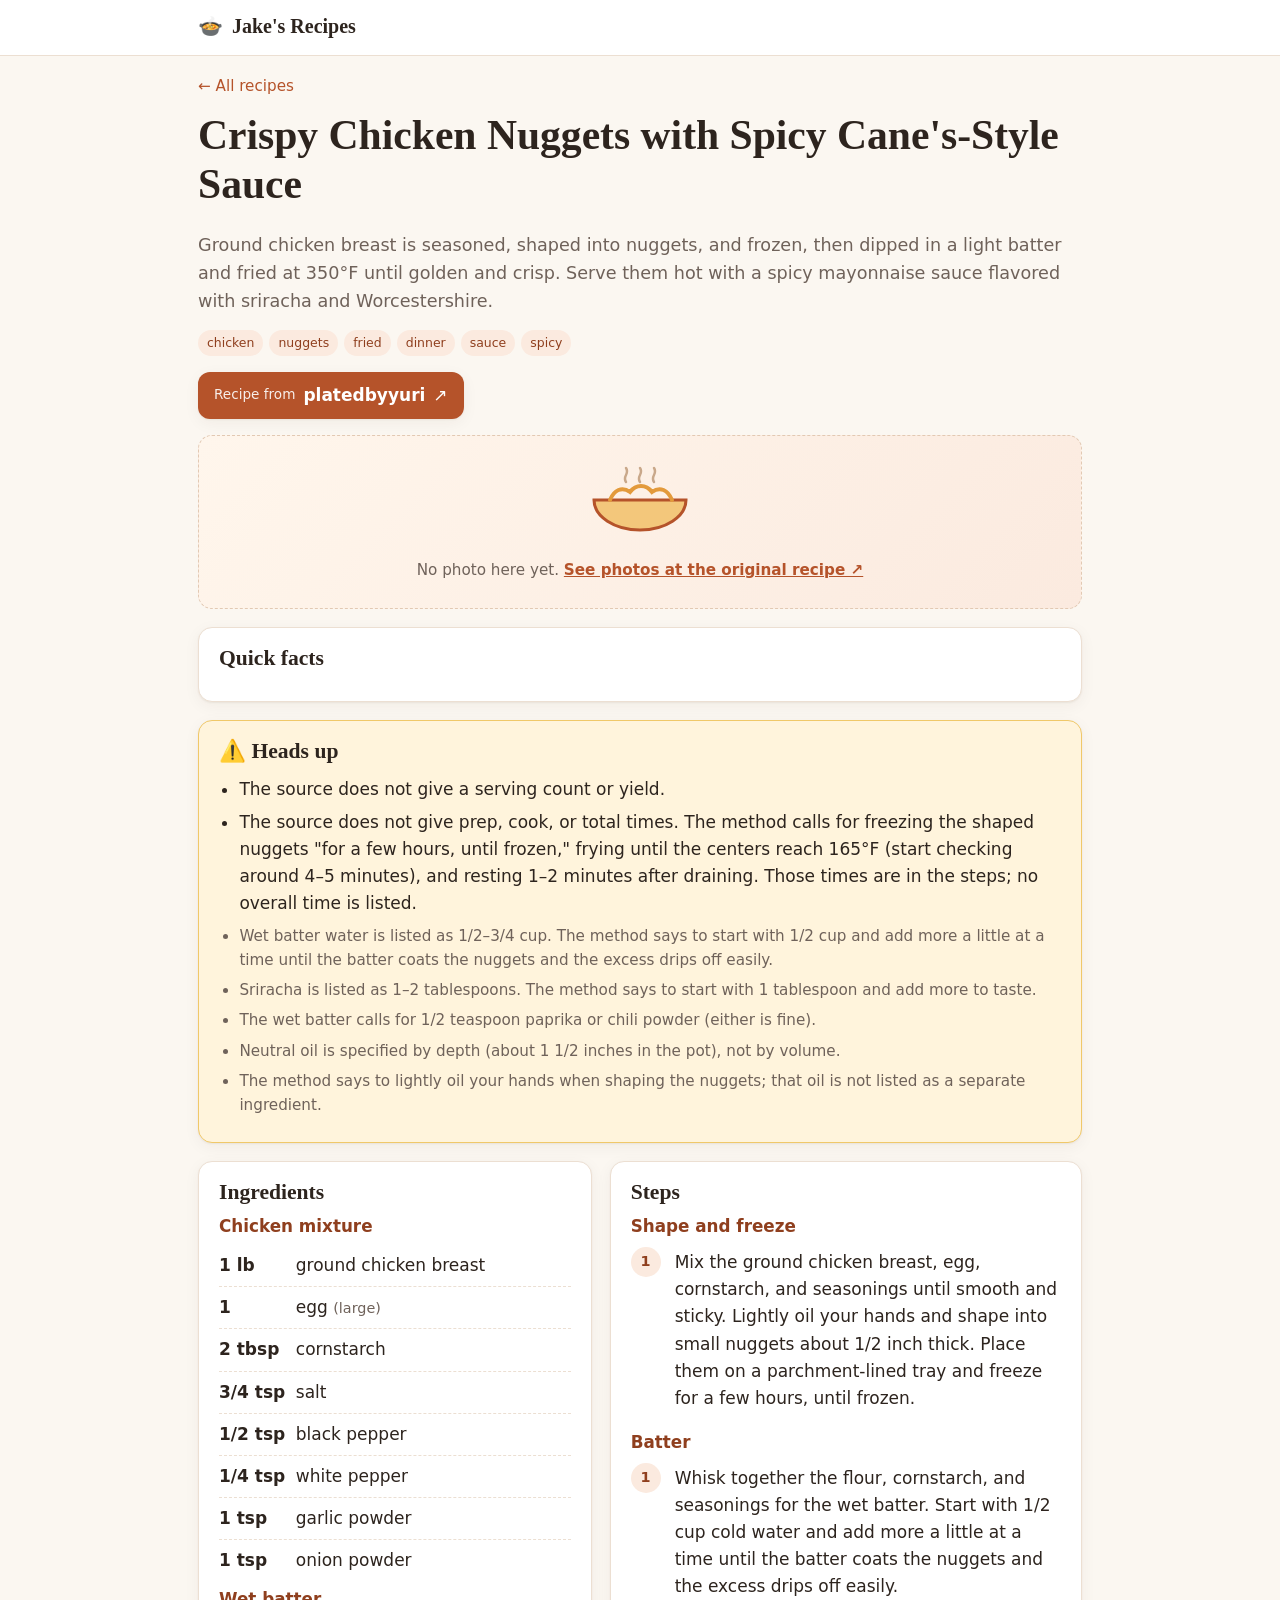
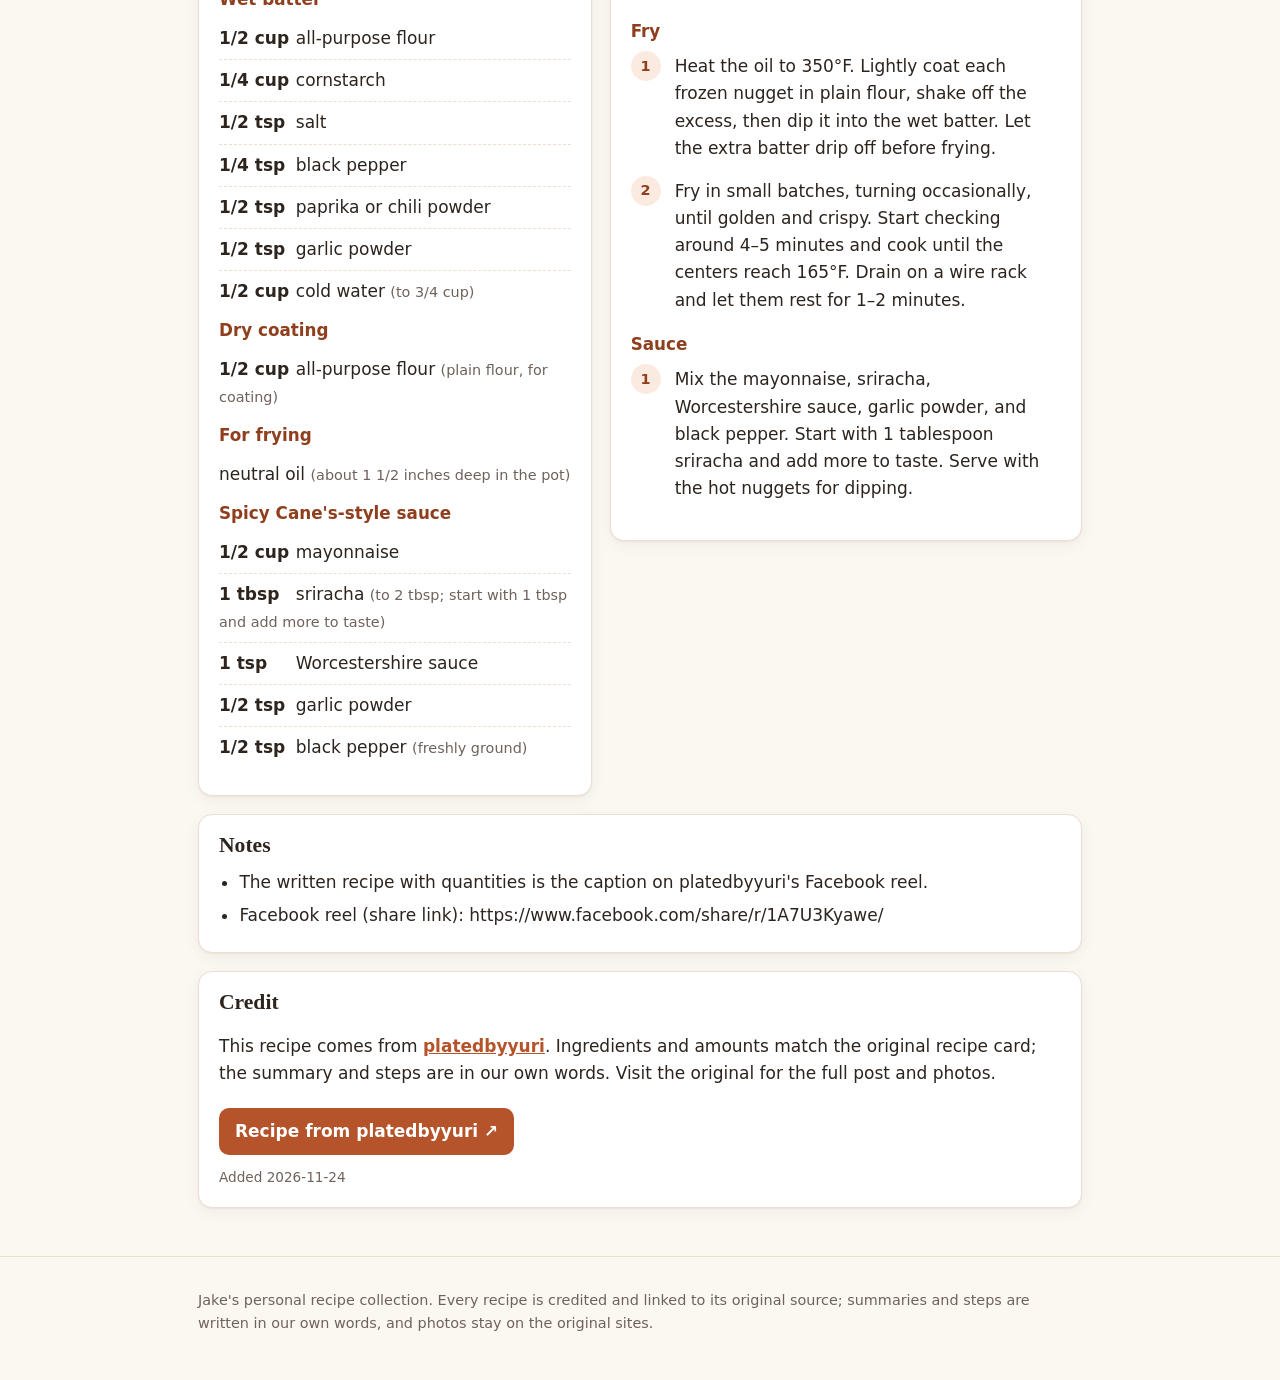
<file: recipes/crispy-chicken-nuggets-spicy-canes-style-sauce.html>
<!doctype html>
<html lang="en">
<head>
<meta charset="utf-8">
<meta name="viewport" content="width=device-width, initial-scale=1">
<title>Crispy Chicken Nuggets with Spicy Cane&#x27;s-Style Sauce | Jake&#x27;s Recipes</title>
<meta name="description" content="Ground chicken breast is seasoned, shaped into nuggets, and frozen, then dipped in a light batter and fried at 350°F until golden and crisp. Serve them hot with a spicy mayonnaise sauce flavored with sriracha and Worcestershire.">
<meta name="robots" content="index,follow">
<meta property="og:title" content="Crispy Chicken Nuggets with Spicy Cane&#x27;s-Style Sauce | Jake&#x27;s Recipes">
<meta property="og:description" content="Ground chicken breast is seasoned, shaped into nuggets, and frozen, then dipped in a light batter and fried at 350°F until golden and crisp. Serve them hot with a spicy mayonnaise sauce flavored with sriracha and Worcestershire.">
<meta property="og:type" content="website">
<meta name="theme-color" content="#b5532a">
<link rel="icon" href="data:image/svg+xml,%3Csvg xmlns='http://www.w3.org/2000/svg' viewBox='0 0 100 100'%3E%3Ctext y='.9em' font-size='90'%3E%F0%9F%8D%B2%3C/text%3E%3C/svg%3E">
<link rel="stylesheet" href="../assets/style.css">
<script type="application/ld+json">{"@context": "https://schema.org", "@type": "Recipe", "name": "Crispy Chicken Nuggets with Spicy Cane's-Style Sauce", "description": "Ground chicken breast is seasoned, shaped into nuggets, and frozen, then dipped in a light batter and fried at 350°F until golden and crisp. Serve them hot with a spicy mayonnaise sauce flavored with sriracha and Worcestershire.", "keywords": "chicken, nuggets, fried, dinner, sauce, spicy", "recipeYield": null, "recipeIngredient": ["1 lb ground chicken breast", "1 large egg", "2 tbsp cornstarch", "¾ tsp salt", "½ tsp black pepper", "¼ tsp white pepper", "1 tsp garlic powder", "1 tsp onion powder", "½ cup all-purpose flour", "¼ cup cornstarch", "½ tsp salt", "¼ tsp black pepper", "½ tsp paprika or chili powder", "½ tsp garlic powder", "½–¾ cup cold water", "½ cup all-purpose flour", "Neutral oil, about 1½ inches deep in the pot", "½ cup mayonnaise", "1–2 tbsp sriracha", "1 tsp Worcestershire sauce", "½ tsp garlic powder", "½ tsp freshly ground black pepper"], "recipeInstructions": [{"@type": "HowToStep", "text": "Mix the ground chicken breast, egg, cornstarch, and seasonings until smooth and sticky. Lightly oil your hands and shape into small nuggets about 1/2 inch thick. Place them on a parchment-lined tray and freeze for a few hours, until frozen."}, {"@type": "HowToStep", "text": "Whisk together the flour, cornstarch, and seasonings for the wet batter. Start with 1/2 cup cold water and add more a little at a time until the batter coats the nuggets and the excess drips off easily."}, {"@type": "HowToStep", "text": "Heat the oil to 350°F. Lightly coat each frozen nugget in plain flour, shake off the excess, then dip it into the wet batter. Let the extra batter drip off before frying."}, {"@type": "HowToStep", "text": "Fry in small batches, turning occasionally, until golden and crispy. Start checking around 4–5 minutes and cook until the centers reach 165°F. Drain on a wire rack and let them rest for 1–2 minutes."}, {"@type": "HowToStep", "text": "Mix the mayonnaise, sriracha, Worcestershire sauce, garlic powder, and black pepper. Start with 1 tablespoon sriracha and add more to taste. Serve with the hot nuggets for dipping."}], "isBasedOn": "https://www.facebook.com/Platedbyyuri/videos/crispy-chicken-nuggets-with-spicy-canes-style-sauce-chicken-mixture1-lb-ground-c/1781671302887199/", "datePublished": "2026-11-24"}</script>
</head>
<body class="recipe-page">
<header class="site-header">
  <div class="wrap">
    <a class="brand" href="../index.html"><span class="brand-mark" aria-hidden="true">🍲</span> Jake&#x27;s Recipes</a>
  </div>
</header>
<main class="wrap">
<nav class="crumbs"><a href="../index.html">← All recipes</a></nav>
<article class="recipe">
  <header class="recipe-head">
    <h1>Crispy Chicken Nuggets with Spicy Cane&#x27;s-Style Sauce</h1>
    <p class="summary">Ground chicken breast is seasoned, shaped into nuggets, and frozen, then dipped in a light batter and fried at 350°F until golden and crisp. Serve them hot with a spicy mayonnaise sauce flavored with sriracha and Worcestershire.</p>
    <div class="tags"><a class="tag" href="../index.html?tag=chicken">chicken</a> <a class="tag" href="../index.html?tag=nuggets">nuggets</a> <a class="tag" href="../index.html?tag=fried">fried</a> <a class="tag" href="../index.html?tag=dinner">dinner</a> <a class="tag" href="../index.html?tag=sauce">sauce</a> <a class="tag" href="../index.html?tag=spicy">spicy</a></div>
    <a class="credit" href="https://www.facebook.com/Platedbyyuri/videos/crispy-chicken-nuggets-with-spicy-canes-style-sauce-chicken-mixture1-lb-ground-c/1781671302887199/" target="_blank" rel="noopener">
      <span class="credit-label">Recipe from</span>
      <span class="credit-name">platedbyyuri</span>
      <span class="credit-go" aria-hidden="true">↗</span>
    </a>
  </header>

  <figure class="photo-placeholder">
    <div class="photo-art" aria-hidden="true">
      <svg viewBox="0 0 120 80" width="120" height="80"><path d="M14 38h92a46 30 0 0 1-92 0z" fill="#f3c77b" stroke="#b5532a" stroke-width="3"/><path d="M30 38c4-10 12-14 20-8 6-8 16-8 22 0 8-6 16-2 20 8" fill="none" stroke="#e39a3b" stroke-width="4" stroke-linecap="round"/><path d="M46 20c-4-6 4-8 0-14M60 20c-4-6 4-8 0-14M74 20c-4-6 4-8 0-14" fill="none" stroke="#c9a88a" stroke-width="2.5" stroke-linecap="round"/></svg>
    </div>
    <figcaption>No photo here yet. <a href="https://www.facebook.com/Platedbyyuri/videos/crispy-chicken-nuggets-with-spicy-canes-style-sauce-chicken-mixture1-lb-ground-c/1781671302887199/" target="_blank" rel="noopener">See photos at the original recipe ↗</a></figcaption>
  </figure>

  <section class="card" aria-label="Quick facts">
    <h2>Quick facts</h2>
    <dl class="facts">

    </dl>
  </section>

<section class="card headsup" aria-labelledby="headsup-h">
  <h2 id="headsup-h"><span aria-hidden="true">⚠️</span> Heads up</h2>
  <ul class="flags">
<li class="flag flag-medium">The source does not give a serving count or yield.</li>
<li class="flag flag-medium">The source does not give prep, cook, or total times. The method calls for freezing the shaped nuggets &quot;for a few hours, until frozen,&quot; frying until the centers reach 165°F (start checking around 4–5 minutes), and resting 1–2 minutes after draining. Those times are in the steps; no overall time is listed.</li>
<li class="flag flag-low">Wet batter water is listed as 1/2–3/4 cup. The method says to start with 1/2 cup and add more a little at a time until the batter coats the nuggets and the excess drips off easily.</li>
<li class="flag flag-low">Sriracha is listed as 1–2 tablespoons. The method says to start with 1 tablespoon and add more to taste.</li>
<li class="flag flag-low">The wet batter calls for 1/2 teaspoon paprika or chili powder (either is fine).</li>
<li class="flag flag-low">Neutral oil is specified by depth (about 1 1/2 inches in the pot), not by volume.</li>
<li class="flag flag-low">The method says to lightly oil your hands when shaping the nuggets; that oil is not listed as a separate ingredient.</li>
  </ul>
</section>

  <div class="cols">
    <section class="card" aria-labelledby="ing-h">
      <h2 id="ing-h">Ingredients</h2>
<div class="ing-group"><h3>Chicken mixture</h3>
<ul class="ingredients">
<li data-name="ground chicken breast" data-quantity="1" data-unit="lb"><span class="ing-amt">1 lb</span> <span class="ing-name">ground chicken breast</span></li>
<li data-name="egg" data-quantity="1" data-unit=""><span class="ing-amt">1</span> <span class="ing-name">egg</span> <span class="ing-note">(large)</span></li>
<li data-name="cornstarch" data-quantity="2" data-unit="tbsp"><span class="ing-amt">2 tbsp</span> <span class="ing-name">cornstarch</span></li>
<li data-name="salt" data-quantity="0.75" data-unit="tsp"><span class="ing-amt">3/4 tsp</span> <span class="ing-name">salt</span></li>
<li data-name="black pepper" data-quantity="0.5" data-unit="tsp"><span class="ing-amt">1/2 tsp</span> <span class="ing-name">black pepper</span></li>
<li data-name="white pepper" data-quantity="0.25" data-unit="tsp"><span class="ing-amt">1/4 tsp</span> <span class="ing-name">white pepper</span></li>
<li data-name="garlic powder" data-quantity="1" data-unit="tsp"><span class="ing-amt">1 tsp</span> <span class="ing-name">garlic powder</span></li>
<li data-name="onion powder" data-quantity="1" data-unit="tsp"><span class="ing-amt">1 tsp</span> <span class="ing-name">onion powder</span></li>
</ul></div><div class="ing-group"><h3>Wet batter</h3>
<ul class="ingredients">
<li data-name="all-purpose flour" data-quantity="0.5" data-unit="cup"><span class="ing-amt">1/2 cup</span> <span class="ing-name">all-purpose flour</span></li>
<li data-name="cornstarch" data-quantity="0.25" data-unit="cup"><span class="ing-amt">1/4 cup</span> <span class="ing-name">cornstarch</span></li>
<li data-name="salt" data-quantity="0.5" data-unit="tsp"><span class="ing-amt">1/2 tsp</span> <span class="ing-name">salt</span></li>
<li data-name="black pepper" data-quantity="0.25" data-unit="tsp"><span class="ing-amt">1/4 tsp</span> <span class="ing-name">black pepper</span></li>
<li data-name="paprika or chili powder" data-quantity="0.5" data-unit="tsp"><span class="ing-amt">1/2 tsp</span> <span class="ing-name">paprika or chili powder</span></li>
<li data-name="garlic powder" data-quantity="0.5" data-unit="tsp"><span class="ing-amt">1/2 tsp</span> <span class="ing-name">garlic powder</span></li>
<li data-name="cold water" data-quantity="0.5" data-unit="cup"><span class="ing-amt">1/2 cup</span> <span class="ing-name">cold water</span> <span class="ing-note">(to 3/4 cup)</span></li>
</ul></div><div class="ing-group"><h3>Dry coating</h3>
<ul class="ingredients">
<li data-name="all-purpose flour" data-quantity="0.5" data-unit="cup"><span class="ing-amt">1/2 cup</span> <span class="ing-name">all-purpose flour</span> <span class="ing-note">(plain flour, for coating)</span></li>
</ul></div><div class="ing-group"><h3>For frying</h3>
<ul class="ingredients">
<li data-name="neutral oil" data-quantity="" data-unit=""><span class="ing-name">neutral oil</span> <span class="ing-note">(about 1 1/2 inches deep in the pot)</span></li>
</ul></div><div class="ing-group"><h3>Spicy Cane&#x27;s-style sauce</h3>
<ul class="ingredients">
<li data-name="mayonnaise" data-quantity="0.5" data-unit="cup"><span class="ing-amt">1/2 cup</span> <span class="ing-name">mayonnaise</span></li>
<li data-name="sriracha" data-quantity="1" data-unit="tbsp"><span class="ing-amt">1 tbsp</span> <span class="ing-name">sriracha</span> <span class="ing-note">(to 2 tbsp; start with 1 tbsp and add more to taste)</span></li>
<li data-name="Worcestershire sauce" data-quantity="1" data-unit="tsp"><span class="ing-amt">1 tsp</span> <span class="ing-name">Worcestershire sauce</span></li>
<li data-name="garlic powder" data-quantity="0.5" data-unit="tsp"><span class="ing-amt">1/2 tsp</span> <span class="ing-name">garlic powder</span></li>
<li data-name="black pepper" data-quantity="0.5" data-unit="tsp"><span class="ing-amt">1/2 tsp</span> <span class="ing-name">black pepper</span> <span class="ing-note">(freshly ground)</span></li>
</ul></div>
    </section>
    <section class="card" aria-labelledby="steps-h">
      <h2 id="steps-h">Steps</h2>
<div class="step-group"><h3>Shape and freeze</h3>
<ol class="steps">
<li>Mix the ground chicken breast, egg, cornstarch, and seasonings until smooth and sticky. Lightly oil your hands and shape into small nuggets about 1/2 inch thick. Place them on a parchment-lined tray and freeze for a few hours, until frozen.</li>
</ol></div><div class="step-group"><h3>Batter</h3>
<ol class="steps">
<li>Whisk together the flour, cornstarch, and seasonings for the wet batter. Start with 1/2 cup cold water and add more a little at a time until the batter coats the nuggets and the excess drips off easily.</li>
</ol></div><div class="step-group"><h3>Fry</h3>
<ol class="steps">
<li>Heat the oil to 350°F. Lightly coat each frozen nugget in plain flour, shake off the excess, then dip it into the wet batter. Let the extra batter drip off before frying.</li>
<li>Fry in small batches, turning occasionally, until golden and crispy. Start checking around 4–5 minutes and cook until the centers reach 165°F. Drain on a wire rack and let them rest for 1–2 minutes.</li>
</ol></div><div class="step-group"><h3>Sauce</h3>
<ol class="steps">
<li>Mix the mayonnaise, sriracha, Worcestershire sauce, garlic powder, and black pepper. Start with 1 tablespoon sriracha and add more to taste. Serve with the hot nuggets for dipping.</li>
</ol></div>
    </section>
  </div>

<section class="card" aria-labelledby="notes-h"><h2 id="notes-h">Notes</h2>
<ul class="notes">
<li>The written recipe with quantities is the caption on platedbyyuri&#x27;s Facebook reel.</li>
<li>Facebook reel (share link): https://www.facebook.com/share/r/1A7U3Kyawe/</li>
</ul></section>

  <section class="card source-card">
    <h2>Credit</h2>
    <p>This recipe comes from <a href="https://www.facebook.com/Platedbyyuri/videos/crispy-chicken-nuggets-with-spicy-canes-style-sauce-chicken-mixture1-lb-ground-c/1781671302887199/" target="_blank" rel="noopener"><strong>platedbyyuri</strong></a>. Ingredients and amounts match the original recipe card; the summary and steps are in our own words. Visit the original for the full post and photos.</p>
    <a class="btn" href="https://www.facebook.com/Platedbyyuri/videos/crispy-chicken-nuggets-with-spicy-canes-style-sauce-chicken-mixture1-lb-ground-c/1781671302887199/" target="_blank" rel="noopener">Recipe from platedbyyuri ↗</a>
    <p class="added">Added 2026-11-24</p>
  </section>
</article>
</main>
<footer class="site-footer">
  <div class="wrap">
    <p>Jake's personal recipe collection. Every recipe is credited and linked to its original source; summaries and steps are written in our own words, and photos stay on the original sites.</p>
  </div>
</footer>
</body>
</html>
</file>
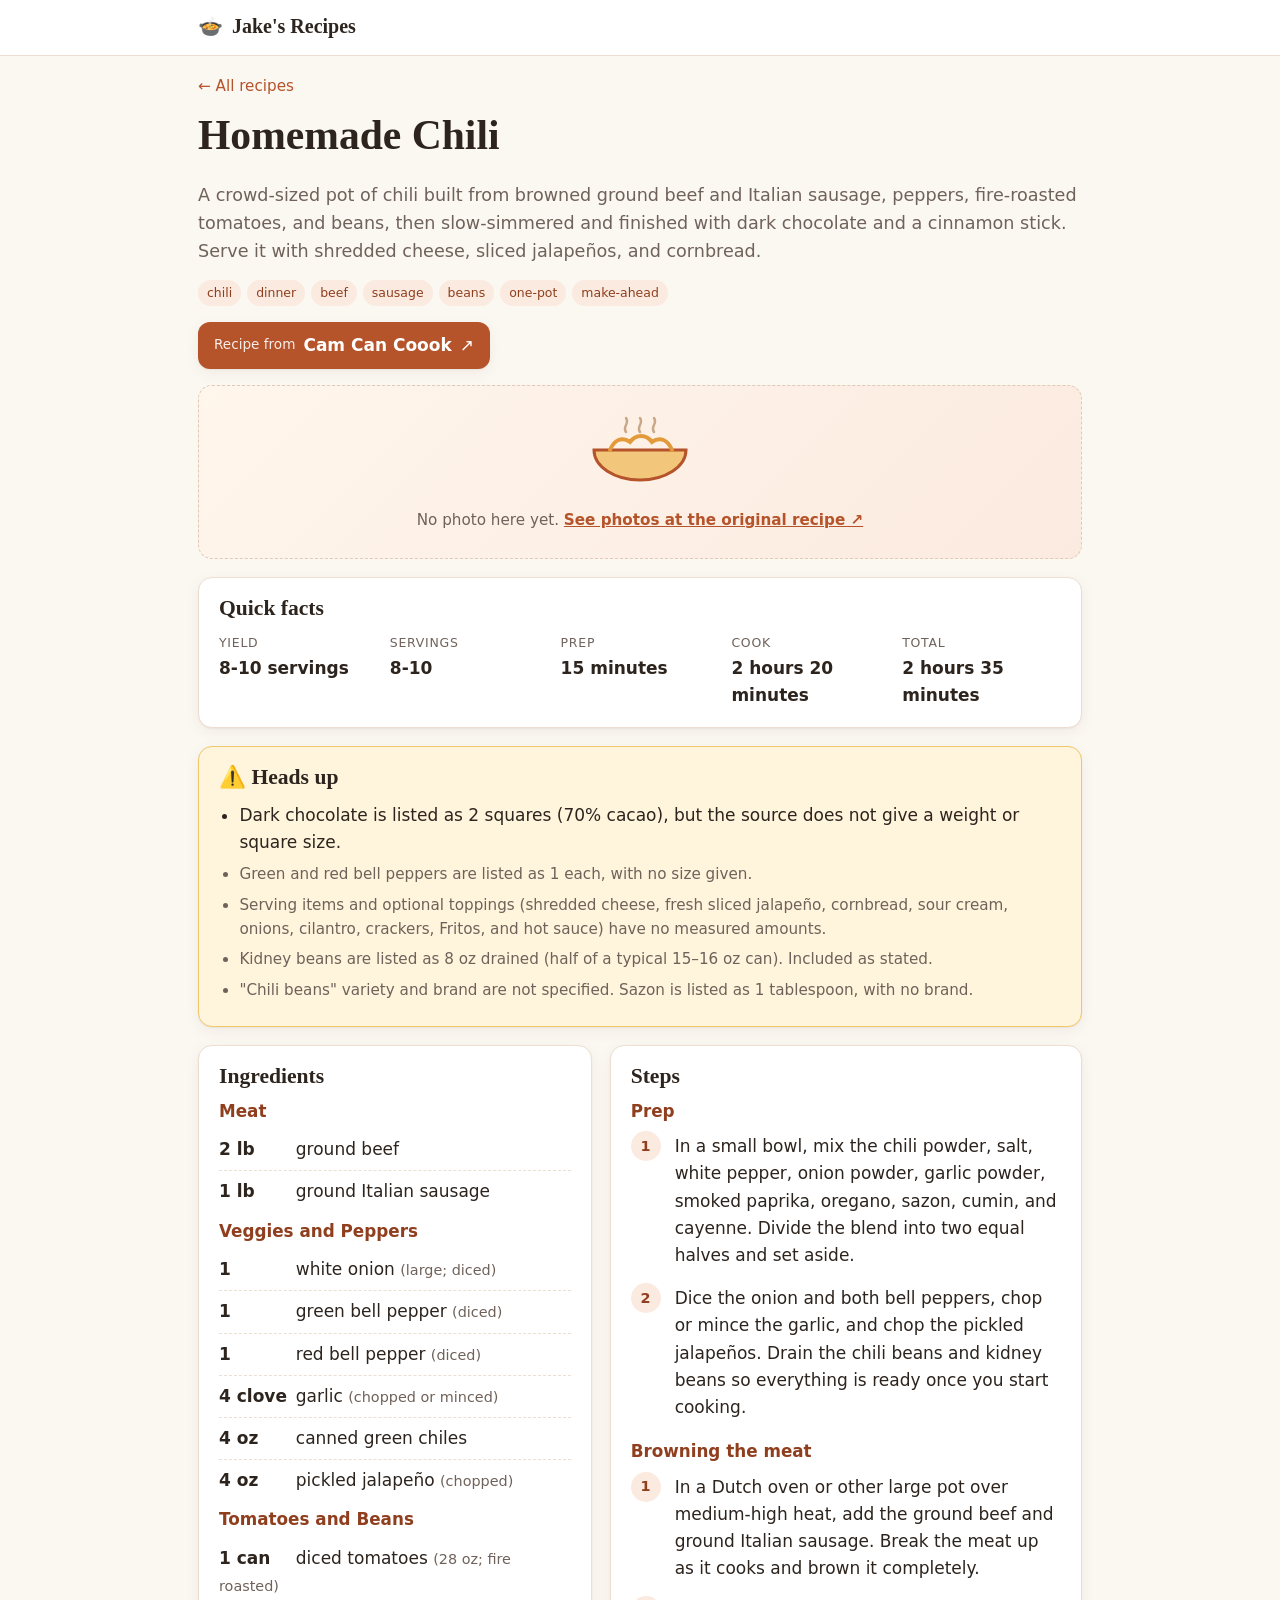
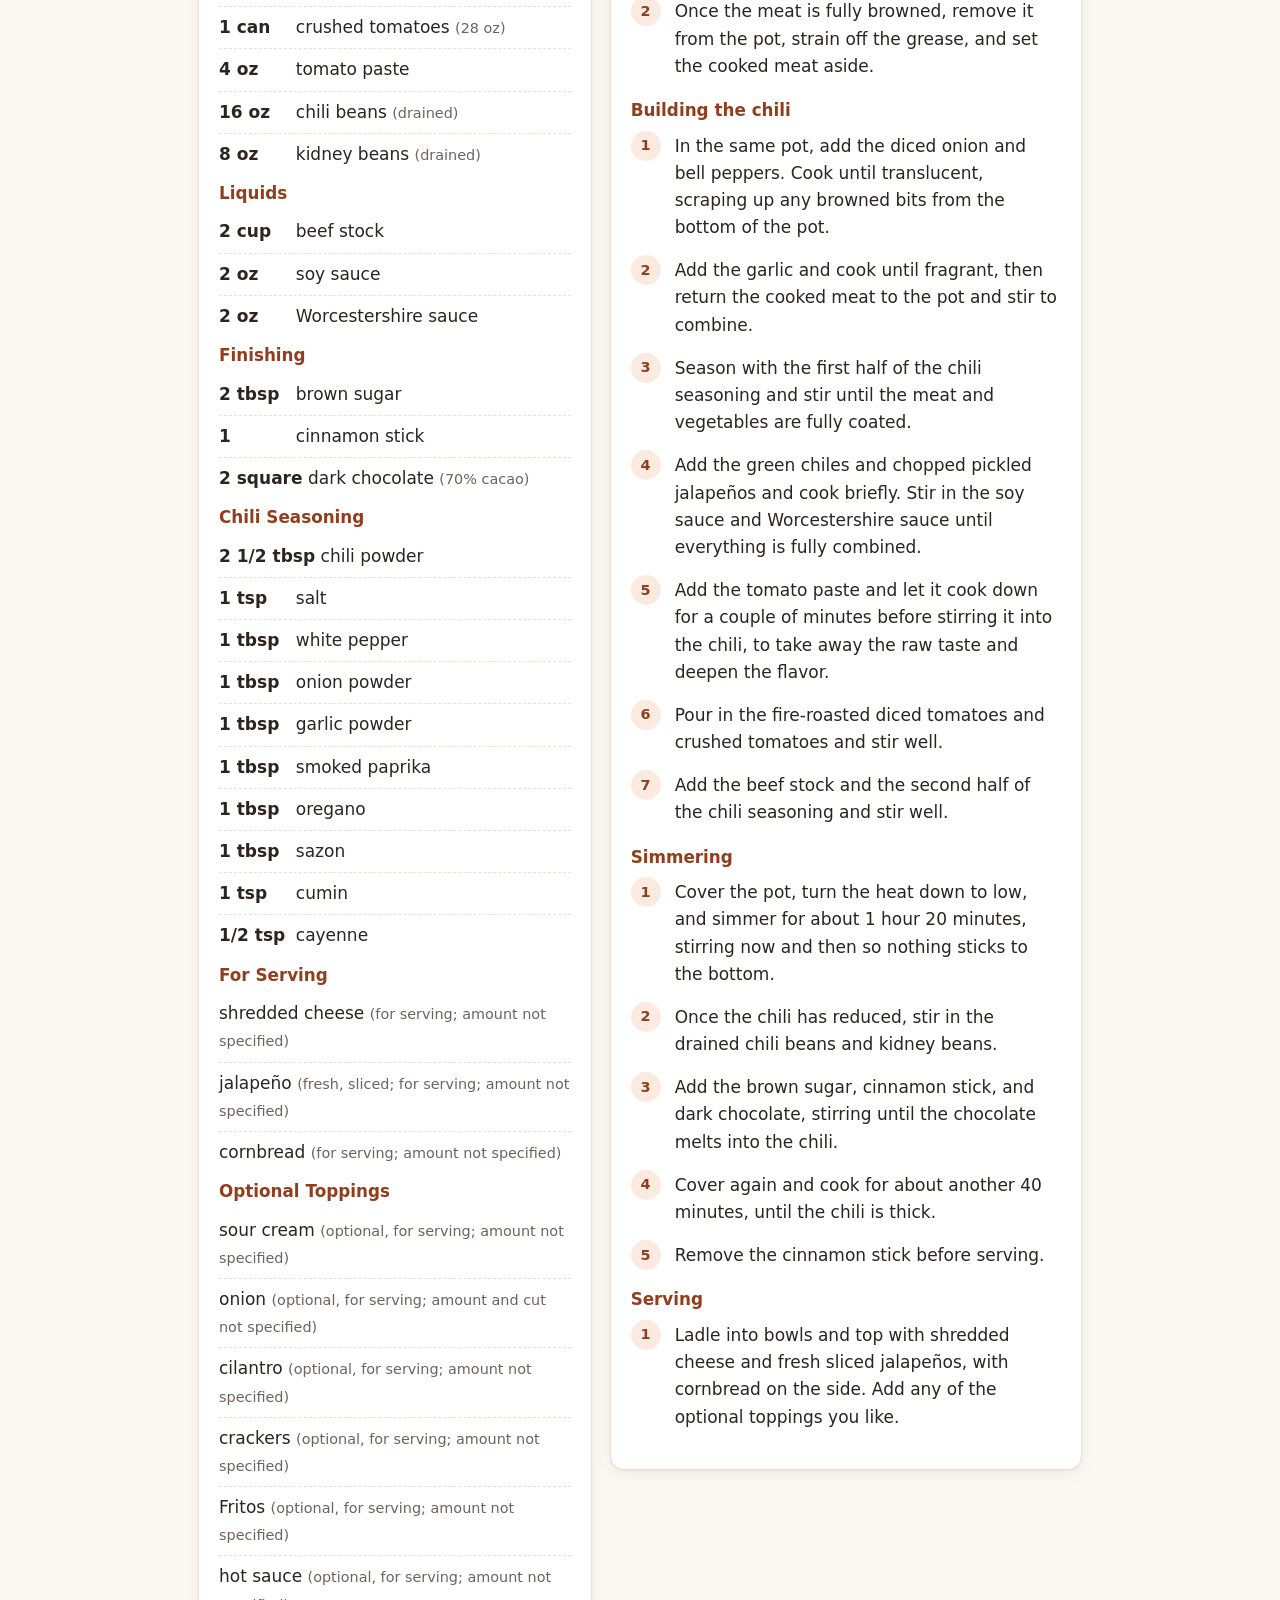
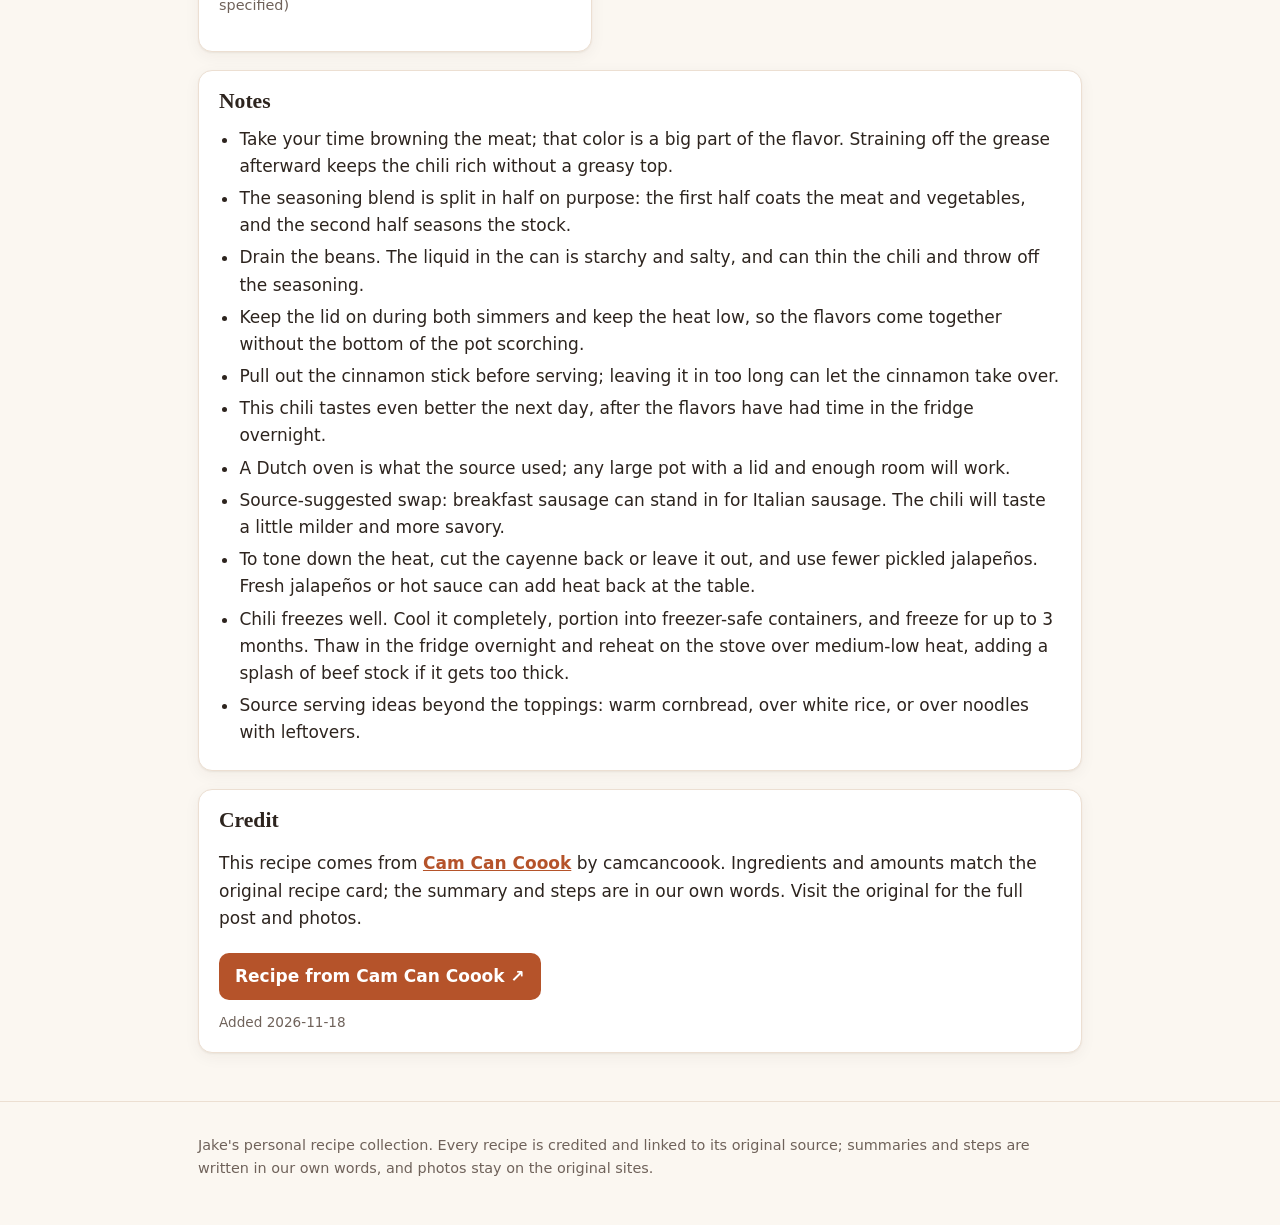
<file: recipes/homemade-chili.html>
<!doctype html>
<html lang="en">
<head>
<meta charset="utf-8">
<meta name="viewport" content="width=device-width, initial-scale=1">
<title>Homemade Chili | Jake&#x27;s Recipes</title>
<meta name="description" content="A crowd-sized pot of chili built from browned ground beef and Italian sausage, peppers, fire-roasted tomatoes, and beans, then slow-simmered and finished with dark chocolate and a cinnamon stick. Serve it with shredded cheese, sliced jalapeños, and cornbread.">
<meta name="robots" content="index,follow">
<meta property="og:title" content="Homemade Chili | Jake&#x27;s Recipes">
<meta property="og:description" content="A crowd-sized pot of chili built from browned ground beef and Italian sausage, peppers, fire-roasted tomatoes, and beans, then slow-simmered and finished with dark chocolate and a cinnamon stick. Serve it with shredded cheese, sliced jalapeños, and cornbread.">
<meta property="og:type" content="website">
<meta name="theme-color" content="#b5532a">
<link rel="icon" href="data:image/svg+xml,%3Csvg xmlns='http://www.w3.org/2000/svg' viewBox='0 0 100 100'%3E%3Ctext y='.9em' font-size='90'%3E%F0%9F%8D%B2%3C/text%3E%3C/svg%3E">
<link rel="stylesheet" href="../assets/style.css">
<script type="application/ld+json">{"@context": "https://schema.org", "@type": "Recipe", "name": "Homemade Chili", "description": "A crowd-sized pot of chili built from browned ground beef and Italian sausage, peppers, fire-roasted tomatoes, and beans, then slow-simmered and finished with dark chocolate and a cinnamon stick. Serve it with shredded cheese, sliced jalapeños, and cornbread.", "keywords": "chili, dinner, beef, sausage, beans, one-pot, make-ahead", "recipeYield": "8-10 servings", "recipeIngredient": ["Ground Beef - 2 Lbs", "Ground Italian Sausage - 1 Lb", "White Onion - 1 Large (Diced)", "Green Bell Pepper - 1 (Diced)", "Red Bell Pepper - 1 (Diced)", "Garlic - 4 Cloves (Chopped Or Minced)", "Canned Green Chiles - 4 Oz", "Pickled Jalapeno (Chopped) - 4 Oz", "Diced Tomatoes (Fire Roasted) - 28 Oz Can", "Crushed Tomatoes - 28 Oz Can", "Tomato Paste - 4 Oz", "Chili Beans (Drained) - 16 Oz", "Kidney Beans (Drained) - 8 Oz", "Beef Stock - 2 Cups", "Soy Sauce - 2 Oz", "Worcestershire Sauce - 2 Oz", "Brown Sugar - 2 Tbsp", "Cinnamon Stick - 1", "Dark Chocolate (70% Cacao) - 2 Squares", "Chili Powder - 2 1/2 Tbsp", "Salt - 1 Tsp", "White Pepper - 1 Tbsp", "Onion Powder - 1 Tbsp", "Garlic Powder - 1 Tbsp", "Smoked Paprika - 1 Tbsp", "Oregano - 1 Tbsp", "Sazon - 1 Tbsp", "Cumin - 1 Tsp", "Cayenne - 1/2 Tsp", "Shredded Cheese", "Fresh Sliced Jalapeno", "Cornbread", "Sour Cream", "Onions", "Cilantro", "Crackers", "Fritos", "Hot Sauce"], "recipeInstructions": [{"@type": "HowToStep", "text": "In a small bowl, mix the chili powder, salt, white pepper, onion powder, garlic powder, smoked paprika, oregano, sazon, cumin, and cayenne. Divide the blend into two equal halves and set aside."}, {"@type": "HowToStep", "text": "Dice the onion and both bell peppers, chop or mince the garlic, and chop the pickled jalapeños. Drain the chili beans and kidney beans so everything is ready once you start cooking."}, {"@type": "HowToStep", "text": "In a Dutch oven or other large pot over medium-high heat, add the ground beef and ground Italian sausage. Break the meat up as it cooks and brown it completely."}, {"@type": "HowToStep", "text": "Once the meat is fully browned, remove it from the pot, strain off the grease, and set the cooked meat aside."}, {"@type": "HowToStep", "text": "In the same pot, add the diced onion and bell peppers. Cook until translucent, scraping up any browned bits from the bottom of the pot."}, {"@type": "HowToStep", "text": "Add the garlic and cook until fragrant, then return the cooked meat to the pot and stir to combine."}, {"@type": "HowToStep", "text": "Season with the first half of the chili seasoning and stir until the meat and vegetables are fully coated."}, {"@type": "HowToStep", "text": "Add the green chiles and chopped pickled jalapeños and cook briefly. Stir in the soy sauce and Worcestershire sauce until everything is fully combined."}, {"@type": "HowToStep", "text": "Add the tomato paste and let it cook down for a couple of minutes before stirring it into the chili, to take away the raw taste and deepen the flavor."}, {"@type": "HowToStep", "text": "Pour in the fire-roasted diced tomatoes and crushed tomatoes and stir well."}, {"@type": "HowToStep", "text": "Add the beef stock and the second half of the chili seasoning and stir well."}, {"@type": "HowToStep", "text": "Cover the pot, turn the heat down to low, and simmer for about 1 hour 20 minutes, stirring now and then so nothing sticks to the bottom."}, {"@type": "HowToStep", "text": "Once the chili has reduced, stir in the drained chili beans and kidney beans."}, {"@type": "HowToStep", "text": "Add the brown sugar, cinnamon stick, and dark chocolate, stirring until the chocolate melts into the chili."}, {"@type": "HowToStep", "text": "Cover again and cook for about another 40 minutes, until the chili is thick."}, {"@type": "HowToStep", "text": "Remove the cinnamon stick before serving."}, {"@type": "HowToStep", "text": "Ladle into bowls and top with shredded cheese and fresh sliced jalapeños, with cornbread on the side. Add any of the optional toppings you like."}], "isBasedOn": "https://camcancoook.com/homemade-chili/", "datePublished": "2026-11-18"}</script>
</head>
<body class="recipe-page">
<header class="site-header">
  <div class="wrap">
    <a class="brand" href="../index.html"><span class="brand-mark" aria-hidden="true">🍲</span> Jake&#x27;s Recipes</a>
  </div>
</header>
<main class="wrap">
<nav class="crumbs"><a href="../index.html">← All recipes</a></nav>
<article class="recipe">
  <header class="recipe-head">
    <h1>Homemade Chili</h1>
    <p class="summary">A crowd-sized pot of chili built from browned ground beef and Italian sausage, peppers, fire-roasted tomatoes, and beans, then slow-simmered and finished with dark chocolate and a cinnamon stick. Serve it with shredded cheese, sliced jalapeños, and cornbread.</p>
    <div class="tags"><a class="tag" href="../index.html?tag=chili">chili</a> <a class="tag" href="../index.html?tag=dinner">dinner</a> <a class="tag" href="../index.html?tag=beef">beef</a> <a class="tag" href="../index.html?tag=sausage">sausage</a> <a class="tag" href="../index.html?tag=beans">beans</a> <a class="tag" href="../index.html?tag=one-pot">one-pot</a> <a class="tag" href="../index.html?tag=make-ahead">make-ahead</a></div>
    <a class="credit" href="https://camcancoook.com/homemade-chili/" target="_blank" rel="noopener">
      <span class="credit-label">Recipe from</span>
      <span class="credit-name">Cam Can Coook</span>
      <span class="credit-go" aria-hidden="true">↗</span>
    </a>
  </header>

  <figure class="photo-placeholder">
    <div class="photo-art" aria-hidden="true">
      <svg viewBox="0 0 120 80" width="120" height="80"><path d="M14 38h92a46 30 0 0 1-92 0z" fill="#f3c77b" stroke="#b5532a" stroke-width="3"/><path d="M30 38c4-10 12-14 20-8 6-8 16-8 22 0 8-6 16-2 20 8" fill="none" stroke="#e39a3b" stroke-width="4" stroke-linecap="round"/><path d="M46 20c-4-6 4-8 0-14M60 20c-4-6 4-8 0-14M74 20c-4-6 4-8 0-14" fill="none" stroke="#c9a88a" stroke-width="2.5" stroke-linecap="round"/></svg>
    </div>
    <figcaption>No photo here yet. <a href="https://camcancoook.com/homemade-chili/" target="_blank" rel="noopener">See photos at the original recipe ↗</a></figcaption>
  </figure>

  <section class="card" aria-label="Quick facts">
    <h2>Quick facts</h2>
    <dl class="facts">
<div class="fact"><dt>Yield</dt><dd>8-10 servings</dd></div>
<div class="fact"><dt>Servings</dt><dd>8-10</dd></div>
<div class="fact"><dt>Prep</dt><dd>15 minutes</dd></div>
<div class="fact"><dt>Cook</dt><dd>2 hours 20 minutes</dd></div>
<div class="fact"><dt>Total</dt><dd>2 hours 35 minutes</dd></div>
    </dl>
  </section>

<section class="card headsup" aria-labelledby="headsup-h">
  <h2 id="headsup-h"><span aria-hidden="true">⚠️</span> Heads up</h2>
  <ul class="flags">
<li class="flag flag-medium">Dark chocolate is listed as 2 squares (70% cacao), but the source does not give a weight or square size.</li>
<li class="flag flag-low">Green and red bell peppers are listed as 1 each, with no size given.</li>
<li class="flag flag-low">Serving items and optional toppings (shredded cheese, fresh sliced jalapeño, cornbread, sour cream, onions, cilantro, crackers, Fritos, and hot sauce) have no measured amounts.</li>
<li class="flag flag-low">Kidney beans are listed as 8 oz drained (half of a typical 15–16 oz can). Included as stated.</li>
<li class="flag flag-low">&quot;Chili beans&quot; variety and brand are not specified. Sazon is listed as 1 tablespoon, with no brand.</li>
  </ul>
</section>

  <div class="cols">
    <section class="card" aria-labelledby="ing-h">
      <h2 id="ing-h">Ingredients</h2>
<div class="ing-group"><h3>Meat</h3>
<ul class="ingredients">
<li data-name="ground beef" data-quantity="2" data-unit="lb"><span class="ing-amt">2 lb</span> <span class="ing-name">ground beef</span></li>
<li data-name="ground Italian sausage" data-quantity="1" data-unit="lb"><span class="ing-amt">1 lb</span> <span class="ing-name">ground Italian sausage</span></li>
</ul></div><div class="ing-group"><h3>Veggies and Peppers</h3>
<ul class="ingredients">
<li data-name="white onion" data-quantity="1" data-unit=""><span class="ing-amt">1</span> <span class="ing-name">white onion</span> <span class="ing-note">(large; diced)</span></li>
<li data-name="green bell pepper" data-quantity="1" data-unit=""><span class="ing-amt">1</span> <span class="ing-name">green bell pepper</span> <span class="ing-note">(diced)</span></li>
<li data-name="red bell pepper" data-quantity="1" data-unit=""><span class="ing-amt">1</span> <span class="ing-name">red bell pepper</span> <span class="ing-note">(diced)</span></li>
<li data-name="garlic" data-quantity="4" data-unit="clove"><span class="ing-amt">4 clove</span> <span class="ing-name">garlic</span> <span class="ing-note">(chopped or minced)</span></li>
<li data-name="canned green chiles" data-quantity="4" data-unit="oz"><span class="ing-amt">4 oz</span> <span class="ing-name">canned green chiles</span></li>
<li data-name="pickled jalapeño" data-quantity="4" data-unit="oz"><span class="ing-amt">4 oz</span> <span class="ing-name">pickled jalapeño</span> <span class="ing-note">(chopped)</span></li>
</ul></div><div class="ing-group"><h3>Tomatoes and Beans</h3>
<ul class="ingredients">
<li data-name="diced tomatoes" data-quantity="1" data-unit="can"><span class="ing-amt">1 can</span> <span class="ing-name">diced tomatoes</span> <span class="ing-note">(28 oz; fire roasted)</span></li>
<li data-name="crushed tomatoes" data-quantity="1" data-unit="can"><span class="ing-amt">1 can</span> <span class="ing-name">crushed tomatoes</span> <span class="ing-note">(28 oz)</span></li>
<li data-name="tomato paste" data-quantity="4" data-unit="oz"><span class="ing-amt">4 oz</span> <span class="ing-name">tomato paste</span></li>
<li data-name="chili beans" data-quantity="16" data-unit="oz"><span class="ing-amt">16 oz</span> <span class="ing-name">chili beans</span> <span class="ing-note">(drained)</span></li>
<li data-name="kidney beans" data-quantity="8" data-unit="oz"><span class="ing-amt">8 oz</span> <span class="ing-name">kidney beans</span> <span class="ing-note">(drained)</span></li>
</ul></div><div class="ing-group"><h3>Liquids</h3>
<ul class="ingredients">
<li data-name="beef stock" data-quantity="2" data-unit="cup"><span class="ing-amt">2 cup</span> <span class="ing-name">beef stock</span></li>
<li data-name="soy sauce" data-quantity="2" data-unit="oz"><span class="ing-amt">2 oz</span> <span class="ing-name">soy sauce</span></li>
<li data-name="Worcestershire sauce" data-quantity="2" data-unit="oz"><span class="ing-amt">2 oz</span> <span class="ing-name">Worcestershire sauce</span></li>
</ul></div><div class="ing-group"><h3>Finishing</h3>
<ul class="ingredients">
<li data-name="brown sugar" data-quantity="2" data-unit="tbsp"><span class="ing-amt">2 tbsp</span> <span class="ing-name">brown sugar</span></li>
<li data-name="cinnamon stick" data-quantity="1" data-unit=""><span class="ing-amt">1</span> <span class="ing-name">cinnamon stick</span></li>
<li data-name="dark chocolate" data-quantity="2" data-unit="square"><span class="ing-amt">2 square</span> <span class="ing-name">dark chocolate</span> <span class="ing-note">(70% cacao)</span></li>
</ul></div><div class="ing-group"><h3>Chili Seasoning</h3>
<ul class="ingredients">
<li data-name="chili powder" data-quantity="2.5" data-unit="tbsp"><span class="ing-amt">2 1/2 tbsp</span> <span class="ing-name">chili powder</span></li>
<li data-name="salt" data-quantity="1" data-unit="tsp"><span class="ing-amt">1 tsp</span> <span class="ing-name">salt</span></li>
<li data-name="white pepper" data-quantity="1" data-unit="tbsp"><span class="ing-amt">1 tbsp</span> <span class="ing-name">white pepper</span></li>
<li data-name="onion powder" data-quantity="1" data-unit="tbsp"><span class="ing-amt">1 tbsp</span> <span class="ing-name">onion powder</span></li>
<li data-name="garlic powder" data-quantity="1" data-unit="tbsp"><span class="ing-amt">1 tbsp</span> <span class="ing-name">garlic powder</span></li>
<li data-name="smoked paprika" data-quantity="1" data-unit="tbsp"><span class="ing-amt">1 tbsp</span> <span class="ing-name">smoked paprika</span></li>
<li data-name="oregano" data-quantity="1" data-unit="tbsp"><span class="ing-amt">1 tbsp</span> <span class="ing-name">oregano</span></li>
<li data-name="sazon" data-quantity="1" data-unit="tbsp"><span class="ing-amt">1 tbsp</span> <span class="ing-name">sazon</span></li>
<li data-name="cumin" data-quantity="1" data-unit="tsp"><span class="ing-amt">1 tsp</span> <span class="ing-name">cumin</span></li>
<li data-name="cayenne" data-quantity="0.5" data-unit="tsp"><span class="ing-amt">1/2 tsp</span> <span class="ing-name">cayenne</span></li>
</ul></div><div class="ing-group"><h3>For Serving</h3>
<ul class="ingredients">
<li data-name="shredded cheese" data-quantity="" data-unit=""><span class="ing-name">shredded cheese</span> <span class="ing-note">(for serving; amount not specified)</span></li>
<li data-name="jalapeño" data-quantity="" data-unit=""><span class="ing-name">jalapeño</span> <span class="ing-note">(fresh, sliced; for serving; amount not specified)</span></li>
<li data-name="cornbread" data-quantity="" data-unit=""><span class="ing-name">cornbread</span> <span class="ing-note">(for serving; amount not specified)</span></li>
</ul></div><div class="ing-group"><h3>Optional Toppings</h3>
<ul class="ingredients">
<li data-name="sour cream" data-quantity="" data-unit=""><span class="ing-name">sour cream</span> <span class="ing-note">(optional, for serving; amount not specified)</span></li>
<li data-name="onion" data-quantity="" data-unit=""><span class="ing-name">onion</span> <span class="ing-note">(optional, for serving; amount and cut not specified)</span></li>
<li data-name="cilantro" data-quantity="" data-unit=""><span class="ing-name">cilantro</span> <span class="ing-note">(optional, for serving; amount not specified)</span></li>
<li data-name="crackers" data-quantity="" data-unit=""><span class="ing-name">crackers</span> <span class="ing-note">(optional, for serving; amount not specified)</span></li>
<li data-name="Fritos" data-quantity="" data-unit=""><span class="ing-name">Fritos</span> <span class="ing-note">(optional, for serving; amount not specified)</span></li>
<li data-name="hot sauce" data-quantity="" data-unit=""><span class="ing-name">hot sauce</span> <span class="ing-note">(optional, for serving; amount not specified)</span></li>
</ul></div>
    </section>
    <section class="card" aria-labelledby="steps-h">
      <h2 id="steps-h">Steps</h2>
<div class="step-group"><h3>Prep</h3>
<ol class="steps">
<li>In a small bowl, mix the chili powder, salt, white pepper, onion powder, garlic powder, smoked paprika, oregano, sazon, cumin, and cayenne. Divide the blend into two equal halves and set aside.</li>
<li>Dice the onion and both bell peppers, chop or mince the garlic, and chop the pickled jalapeños. Drain the chili beans and kidney beans so everything is ready once you start cooking.</li>
</ol></div><div class="step-group"><h3>Browning the meat</h3>
<ol class="steps">
<li>In a Dutch oven or other large pot over medium-high heat, add the ground beef and ground Italian sausage. Break the meat up as it cooks and brown it completely.</li>
<li>Once the meat is fully browned, remove it from the pot, strain off the grease, and set the cooked meat aside.</li>
</ol></div><div class="step-group"><h3>Building the chili</h3>
<ol class="steps">
<li>In the same pot, add the diced onion and bell peppers. Cook until translucent, scraping up any browned bits from the bottom of the pot.</li>
<li>Add the garlic and cook until fragrant, then return the cooked meat to the pot and stir to combine.</li>
<li>Season with the first half of the chili seasoning and stir until the meat and vegetables are fully coated.</li>
<li>Add the green chiles and chopped pickled jalapeños and cook briefly. Stir in the soy sauce and Worcestershire sauce until everything is fully combined.</li>
<li>Add the tomato paste and let it cook down for a couple of minutes before stirring it into the chili, to take away the raw taste and deepen the flavor.</li>
<li>Pour in the fire-roasted diced tomatoes and crushed tomatoes and stir well.</li>
<li>Add the beef stock and the second half of the chili seasoning and stir well.</li>
</ol></div><div class="step-group"><h3>Simmering</h3>
<ol class="steps">
<li>Cover the pot, turn the heat down to low, and simmer for about 1 hour 20 minutes, stirring now and then so nothing sticks to the bottom.</li>
<li>Once the chili has reduced, stir in the drained chili beans and kidney beans.</li>
<li>Add the brown sugar, cinnamon stick, and dark chocolate, stirring until the chocolate melts into the chili.</li>
<li>Cover again and cook for about another 40 minutes, until the chili is thick.</li>
<li>Remove the cinnamon stick before serving.</li>
</ol></div><div class="step-group"><h3>Serving</h3>
<ol class="steps">
<li>Ladle into bowls and top with shredded cheese and fresh sliced jalapeños, with cornbread on the side. Add any of the optional toppings you like.</li>
</ol></div>
    </section>
  </div>

<section class="card" aria-labelledby="notes-h"><h2 id="notes-h">Notes</h2>
<ul class="notes">
<li>Take your time browning the meat; that color is a big part of the flavor. Straining off the grease afterward keeps the chili rich without a greasy top.</li>
<li>The seasoning blend is split in half on purpose: the first half coats the meat and vegetables, and the second half seasons the stock.</li>
<li>Drain the beans. The liquid in the can is starchy and salty, and can thin the chili and throw off the seasoning.</li>
<li>Keep the lid on during both simmers and keep the heat low, so the flavors come together without the bottom of the pot scorching.</li>
<li>Pull out the cinnamon stick before serving; leaving it in too long can let the cinnamon take over.</li>
<li>This chili tastes even better the next day, after the flavors have had time in the fridge overnight.</li>
<li>A Dutch oven is what the source used; any large pot with a lid and enough room will work.</li>
<li>Source-suggested swap: breakfast sausage can stand in for Italian sausage. The chili will taste a little milder and more savory.</li>
<li>To tone down the heat, cut the cayenne back or leave it out, and use fewer pickled jalapeños. Fresh jalapeños or hot sauce can add heat back at the table.</li>
<li>Chili freezes well. Cool it completely, portion into freezer-safe containers, and freeze for up to 3 months. Thaw in the fridge overnight and reheat on the stove over medium-low heat, adding a splash of beef stock if it gets too thick.</li>
<li>Source serving ideas beyond the toppings: warm cornbread, over white rice, or over noodles with leftovers.</li>
</ul></section>

  <section class="card source-card">
    <h2>Credit</h2>
    <p>This recipe comes from <a href="https://camcancoook.com/homemade-chili/" target="_blank" rel="noopener"><strong>Cam Can Coook</strong></a> by camcancoook. Ingredients and amounts match the original recipe card; the summary and steps are in our own words. Visit the original for the full post and photos.</p>
    <a class="btn" href="https://camcancoook.com/homemade-chili/" target="_blank" rel="noopener">Recipe from Cam Can Coook ↗</a>
    <p class="added">Added 2026-11-18</p>
  </section>
</article>
</main>
<footer class="site-footer">
  <div class="wrap">
    <p>Jake's personal recipe collection. Every recipe is credited and linked to its original source; summaries and steps are written in our own words, and photos stay on the original sites.</p>
  </div>
</footer>
</body>
</html>
</file>
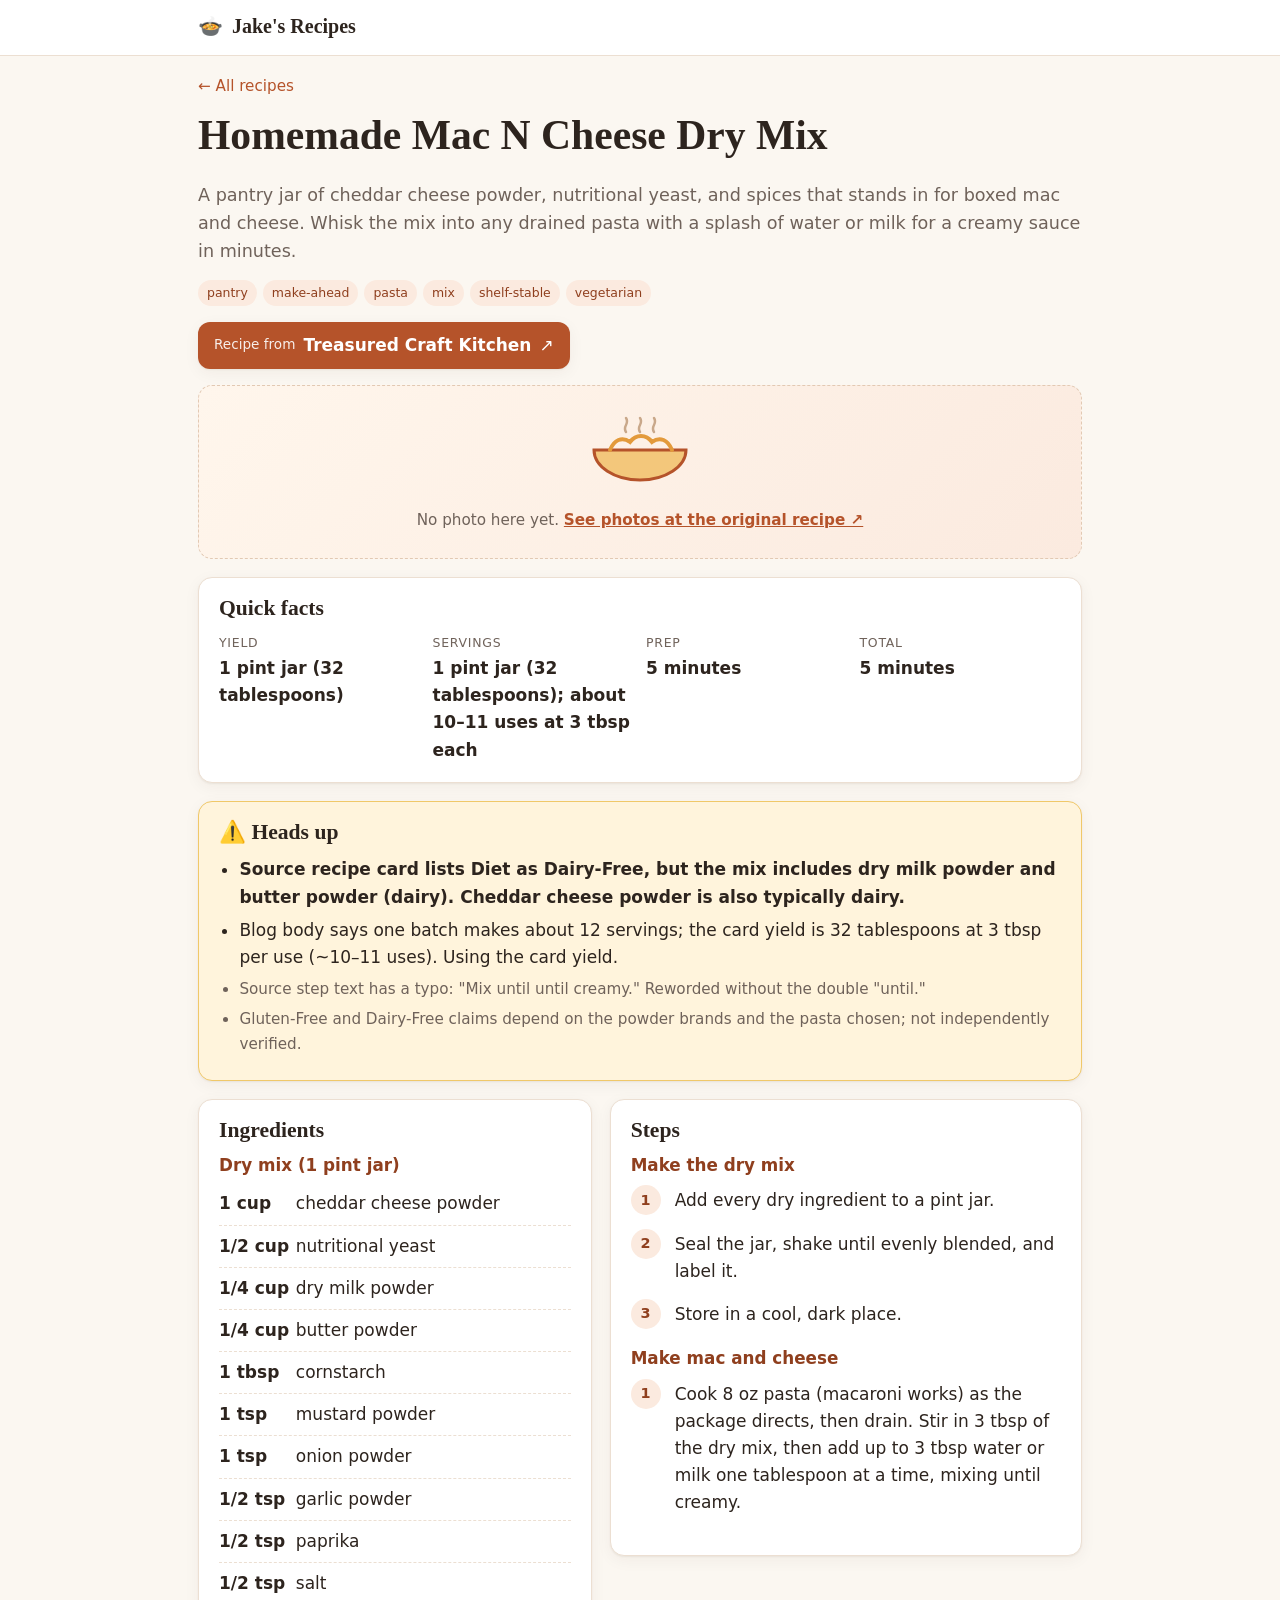
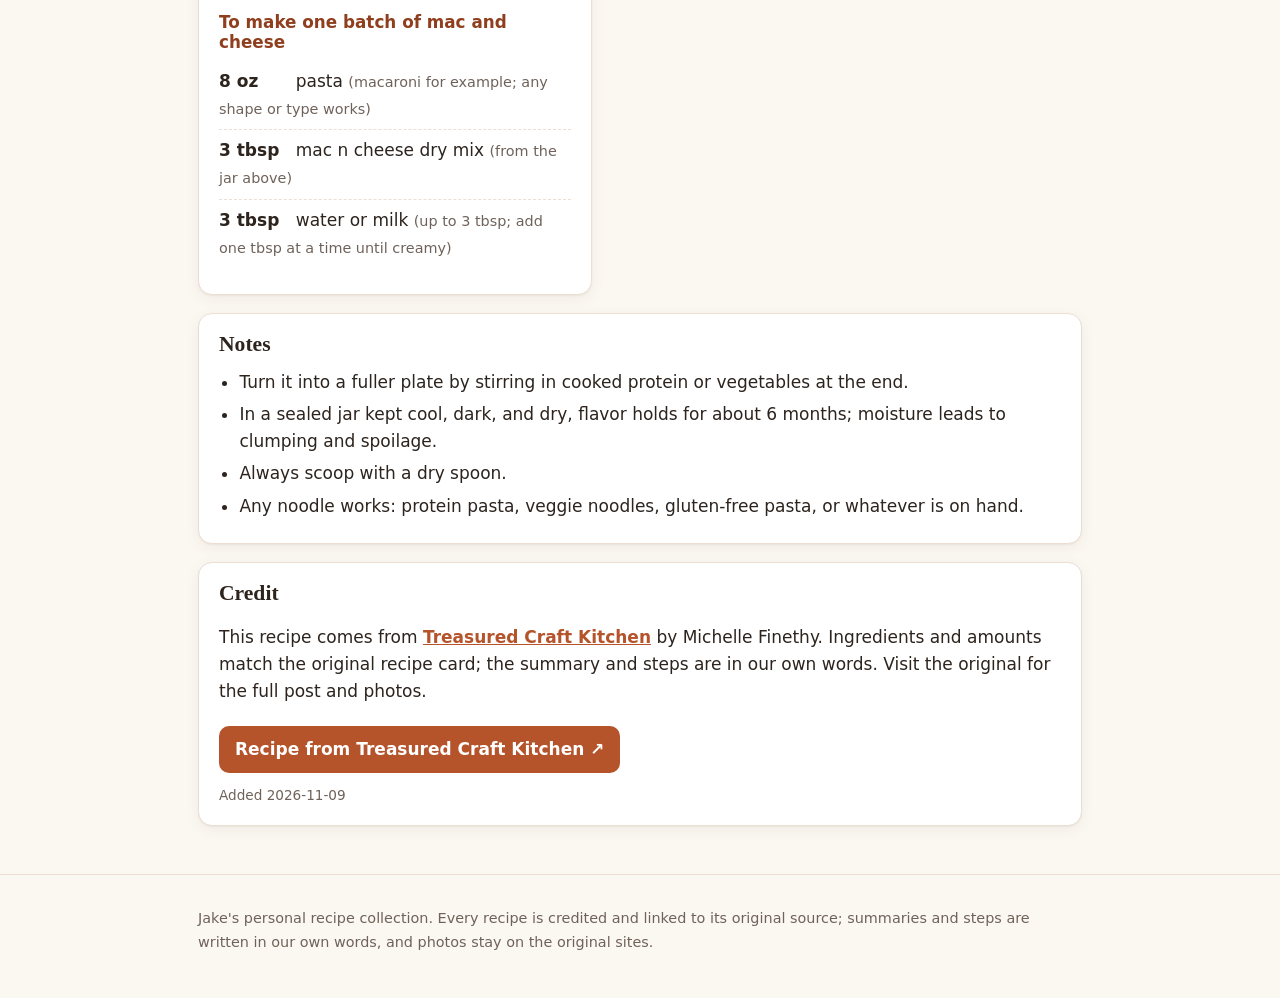
<file: recipes/mac-n-cheese-dry-mix.html>
<!doctype html>
<html lang="en">
<head>
<meta charset="utf-8">
<meta name="viewport" content="width=device-width, initial-scale=1">
<title>Homemade Mac N Cheese Dry Mix | Jake&#x27;s Recipes</title>
<meta name="description" content="A pantry jar of cheddar cheese powder, nutritional yeast, and spices that stands in for boxed mac and cheese. Whisk the mix into any drained pasta with a splash of water or milk for a creamy sauce in minutes.">
<meta name="robots" content="index,follow">
<meta property="og:title" content="Homemade Mac N Cheese Dry Mix | Jake&#x27;s Recipes">
<meta property="og:description" content="A pantry jar of cheddar cheese powder, nutritional yeast, and spices that stands in for boxed mac and cheese. Whisk the mix into any drained pasta with a splash of water or milk for a creamy sauce in minutes.">
<meta property="og:type" content="website">
<meta name="theme-color" content="#b5532a">
<link rel="icon" href="data:image/svg+xml,%3Csvg xmlns='http://www.w3.org/2000/svg' viewBox='0 0 100 100'%3E%3Ctext y='.9em' font-size='90'%3E%F0%9F%8D%B2%3C/text%3E%3C/svg%3E">
<link rel="stylesheet" href="../assets/style.css">
<script type="application/ld+json">{"@context": "https://schema.org", "@type": "Recipe", "name": "Homemade Mac N Cheese Dry Mix", "description": "A pantry jar of cheddar cheese powder, nutritional yeast, and spices that stands in for boxed mac and cheese. Whisk the mix into any drained pasta with a splash of water or milk for a creamy sauce in minutes.", "keywords": "pantry, make-ahead, pasta, mix, shelf-stable, vegetarian", "recipeYield": "1 pint jar (32 tablespoons)", "recipeIngredient": ["1 cup cheddar cheese powder", "1/2 cup nutritional yeast", "1/4 cup dry milk powder", "1/4 cup butter powder", "1 tbsp cornstarch", "1 tsp mustard powder", "1 tsp onion powder", "1/2 tsp garlic powder", "1/2 tsp paprika", "1/2 tsp salt", "8 oz pasta (macaroni for example)", "3 tbsp cheesy dry mix", "up to 3 tbsp water or milk, one tbsp at a time"], "recipeInstructions": [{"@type": "HowToStep", "text": "Add every dry ingredient to a pint jar."}, {"@type": "HowToStep", "text": "Seal the jar, shake until evenly blended, and label it."}, {"@type": "HowToStep", "text": "Store in a cool, dark place."}, {"@type": "HowToStep", "text": "Cook 8 oz pasta (macaroni works) as the package directs, then drain. Stir in 3 tbsp of the dry mix, then add up to 3 tbsp water or milk one tablespoon at a time, mixing until creamy."}], "isBasedOn": "https://treasuredcraftkitchen.com/mac-n-cheese-dry-mix/", "datePublished": "2026-11-09"}</script>
</head>
<body class="recipe-page">
<header class="site-header">
  <div class="wrap">
    <a class="brand" href="../index.html"><span class="brand-mark" aria-hidden="true">🍲</span> Jake&#x27;s Recipes</a>
  </div>
</header>
<main class="wrap">
<nav class="crumbs"><a href="../index.html">← All recipes</a></nav>
<article class="recipe">
  <header class="recipe-head">
    <h1>Homemade Mac N Cheese Dry Mix</h1>
    <p class="summary">A pantry jar of cheddar cheese powder, nutritional yeast, and spices that stands in for boxed mac and cheese. Whisk the mix into any drained pasta with a splash of water or milk for a creamy sauce in minutes.</p>
    <div class="tags"><a class="tag" href="../index.html?tag=pantry">pantry</a> <a class="tag" href="../index.html?tag=make-ahead">make-ahead</a> <a class="tag" href="../index.html?tag=pasta">pasta</a> <a class="tag" href="../index.html?tag=mix">mix</a> <a class="tag" href="../index.html?tag=shelf-stable">shelf-stable</a> <a class="tag" href="../index.html?tag=vegetarian">vegetarian</a></div>
    <a class="credit" href="https://treasuredcraftkitchen.com/mac-n-cheese-dry-mix/" target="_blank" rel="noopener">
      <span class="credit-label">Recipe from</span>
      <span class="credit-name">Treasured Craft Kitchen</span>
      <span class="credit-go" aria-hidden="true">↗</span>
    </a>
  </header>

  <figure class="photo-placeholder">
    <div class="photo-art" aria-hidden="true">
      <svg viewBox="0 0 120 80" width="120" height="80"><path d="M14 38h92a46 30 0 0 1-92 0z" fill="#f3c77b" stroke="#b5532a" stroke-width="3"/><path d="M30 38c4-10 12-14 20-8 6-8 16-8 22 0 8-6 16-2 20 8" fill="none" stroke="#e39a3b" stroke-width="4" stroke-linecap="round"/><path d="M46 20c-4-6 4-8 0-14M60 20c-4-6 4-8 0-14M74 20c-4-6 4-8 0-14" fill="none" stroke="#c9a88a" stroke-width="2.5" stroke-linecap="round"/></svg>
    </div>
    <figcaption>No photo here yet. <a href="https://treasuredcraftkitchen.com/mac-n-cheese-dry-mix/" target="_blank" rel="noopener">See photos at the original recipe ↗</a></figcaption>
  </figure>

  <section class="card" aria-label="Quick facts">
    <h2>Quick facts</h2>
    <dl class="facts">
<div class="fact"><dt>Yield</dt><dd>1 pint jar (32 tablespoons)</dd></div>
<div class="fact"><dt>Servings</dt><dd>1 pint jar (32 tablespoons); about 10–11 uses at 3 tbsp each</dd></div>
<div class="fact"><dt>Prep</dt><dd>5 minutes</dd></div>
<div class="fact"><dt>Total</dt><dd>5 minutes</dd></div>
    </dl>
  </section>

<section class="card headsup" aria-labelledby="headsup-h">
  <h2 id="headsup-h"><span aria-hidden="true">⚠️</span> Heads up</h2>
  <ul class="flags">
<li class="flag flag-high">Source recipe card lists Diet as Dairy-Free, but the mix includes dry milk powder and butter powder (dairy). Cheddar cheese powder is also typically dairy.</li>
<li class="flag flag-medium">Blog body says one batch makes about 12 servings; the card yield is 32 tablespoons at 3 tbsp per use (~10–11 uses). Using the card yield.</li>
<li class="flag flag-low">Source step text has a typo: &quot;Mix until until creamy.&quot; Reworded without the double &quot;until.&quot;</li>
<li class="flag flag-low">Gluten-Free and Dairy-Free claims depend on the powder brands and the pasta chosen; not independently verified.</li>
  </ul>
</section>

  <div class="cols">
    <section class="card" aria-labelledby="ing-h">
      <h2 id="ing-h">Ingredients</h2>
<div class="ing-group"><h3>Dry mix (1 pint jar)</h3>
<ul class="ingredients">
<li data-name="cheddar cheese powder" data-quantity="1" data-unit="cup"><span class="ing-amt">1 cup</span> <span class="ing-name">cheddar cheese powder</span></li>
<li data-name="nutritional yeast" data-quantity="0.5" data-unit="cup"><span class="ing-amt">1/2 cup</span> <span class="ing-name">nutritional yeast</span></li>
<li data-name="dry milk powder" data-quantity="0.25" data-unit="cup"><span class="ing-amt">1/4 cup</span> <span class="ing-name">dry milk powder</span></li>
<li data-name="butter powder" data-quantity="0.25" data-unit="cup"><span class="ing-amt">1/4 cup</span> <span class="ing-name">butter powder</span></li>
<li data-name="cornstarch" data-quantity="1" data-unit="tbsp"><span class="ing-amt">1 tbsp</span> <span class="ing-name">cornstarch</span></li>
<li data-name="mustard powder" data-quantity="1" data-unit="tsp"><span class="ing-amt">1 tsp</span> <span class="ing-name">mustard powder</span></li>
<li data-name="onion powder" data-quantity="1" data-unit="tsp"><span class="ing-amt">1 tsp</span> <span class="ing-name">onion powder</span></li>
<li data-name="garlic powder" data-quantity="0.5" data-unit="tsp"><span class="ing-amt">1/2 tsp</span> <span class="ing-name">garlic powder</span></li>
<li data-name="paprika" data-quantity="0.5" data-unit="tsp"><span class="ing-amt">1/2 tsp</span> <span class="ing-name">paprika</span></li>
<li data-name="salt" data-quantity="0.5" data-unit="tsp"><span class="ing-amt">1/2 tsp</span> <span class="ing-name">salt</span></li>
</ul></div><div class="ing-group"><h3>To make one batch of mac and cheese</h3>
<ul class="ingredients">
<li data-name="pasta" data-quantity="8" data-unit="oz"><span class="ing-amt">8 oz</span> <span class="ing-name">pasta</span> <span class="ing-note">(macaroni for example; any shape or type works)</span></li>
<li data-name="mac n cheese dry mix" data-quantity="3" data-unit="tbsp"><span class="ing-amt">3 tbsp</span> <span class="ing-name">mac n cheese dry mix</span> <span class="ing-note">(from the jar above)</span></li>
<li data-name="water or milk" data-quantity="3" data-unit="tbsp"><span class="ing-amt">3 tbsp</span> <span class="ing-name">water or milk</span> <span class="ing-note">(up to 3 tbsp; add one tbsp at a time until creamy)</span></li>
</ul></div>
    </section>
    <section class="card" aria-labelledby="steps-h">
      <h2 id="steps-h">Steps</h2>
<div class="step-group"><h3>Make the dry mix</h3>
<ol class="steps">
<li>Add every dry ingredient to a pint jar.</li>
<li>Seal the jar, shake until evenly blended, and label it.</li>
<li>Store in a cool, dark place.</li>
</ol></div><div class="step-group"><h3>Make mac and cheese</h3>
<ol class="steps">
<li>Cook 8 oz pasta (macaroni works) as the package directs, then drain. Stir in 3 tbsp of the dry mix, then add up to 3 tbsp water or milk one tablespoon at a time, mixing until creamy.</li>
</ol></div>
    </section>
  </div>

<section class="card" aria-labelledby="notes-h"><h2 id="notes-h">Notes</h2>
<ul class="notes">
<li>Turn it into a fuller plate by stirring in cooked protein or vegetables at the end.</li>
<li>In a sealed jar kept cool, dark, and dry, flavor holds for about 6 months; moisture leads to clumping and spoilage.</li>
<li>Always scoop with a dry spoon.</li>
<li>Any noodle works: protein pasta, veggie noodles, gluten-free pasta, or whatever is on hand.</li>
</ul></section>

  <section class="card source-card">
    <h2>Credit</h2>
    <p>This recipe comes from <a href="https://treasuredcraftkitchen.com/mac-n-cheese-dry-mix/" target="_blank" rel="noopener"><strong>Treasured Craft Kitchen</strong></a> by Michelle Finethy. Ingredients and amounts match the original recipe card; the summary and steps are in our own words. Visit the original for the full post and photos.</p>
    <a class="btn" href="https://treasuredcraftkitchen.com/mac-n-cheese-dry-mix/" target="_blank" rel="noopener">Recipe from Treasured Craft Kitchen ↗</a>
    <p class="added">Added 2026-11-09</p>
  </section>
</article>
</main>
<footer class="site-footer">
  <div class="wrap">
    <p>Jake's personal recipe collection. Every recipe is credited and linked to its original source; summaries and steps are written in our own words, and photos stay on the original sites.</p>
  </div>
</footer>
</body>
</html>
</file>
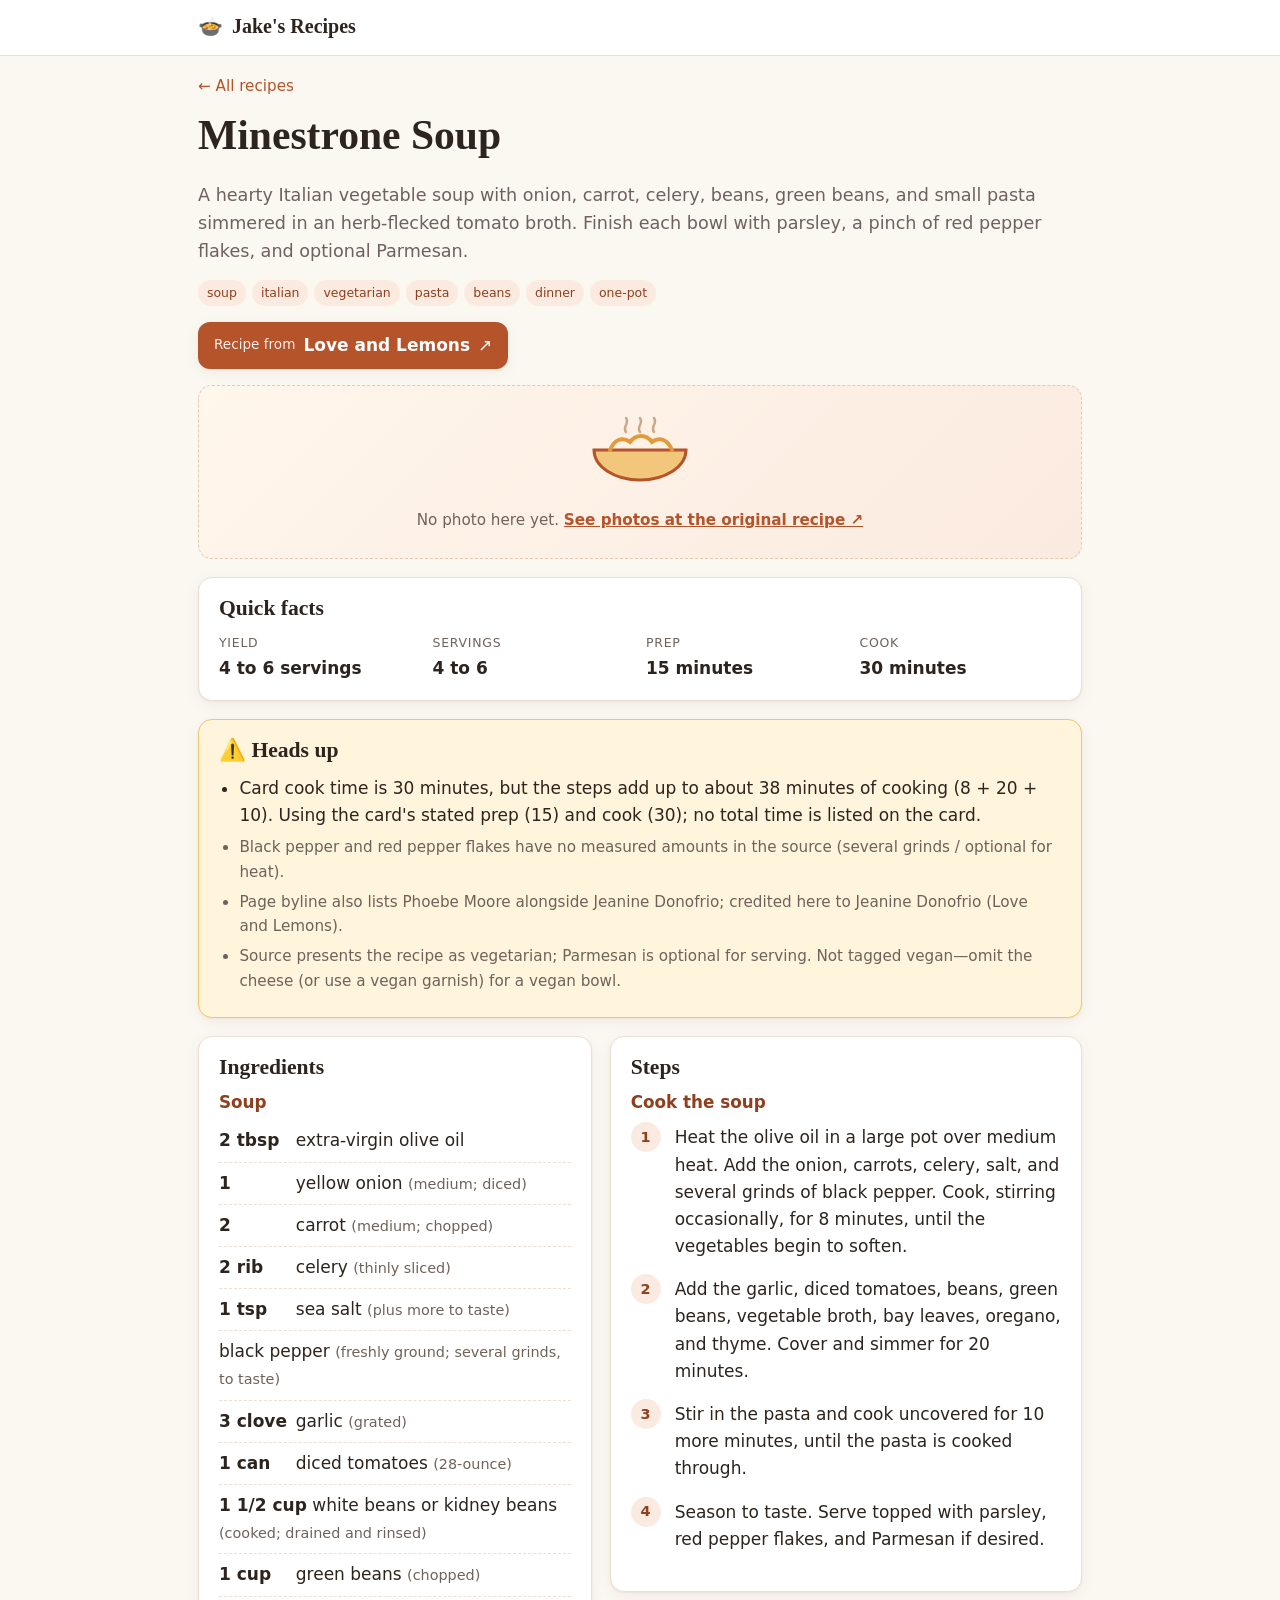
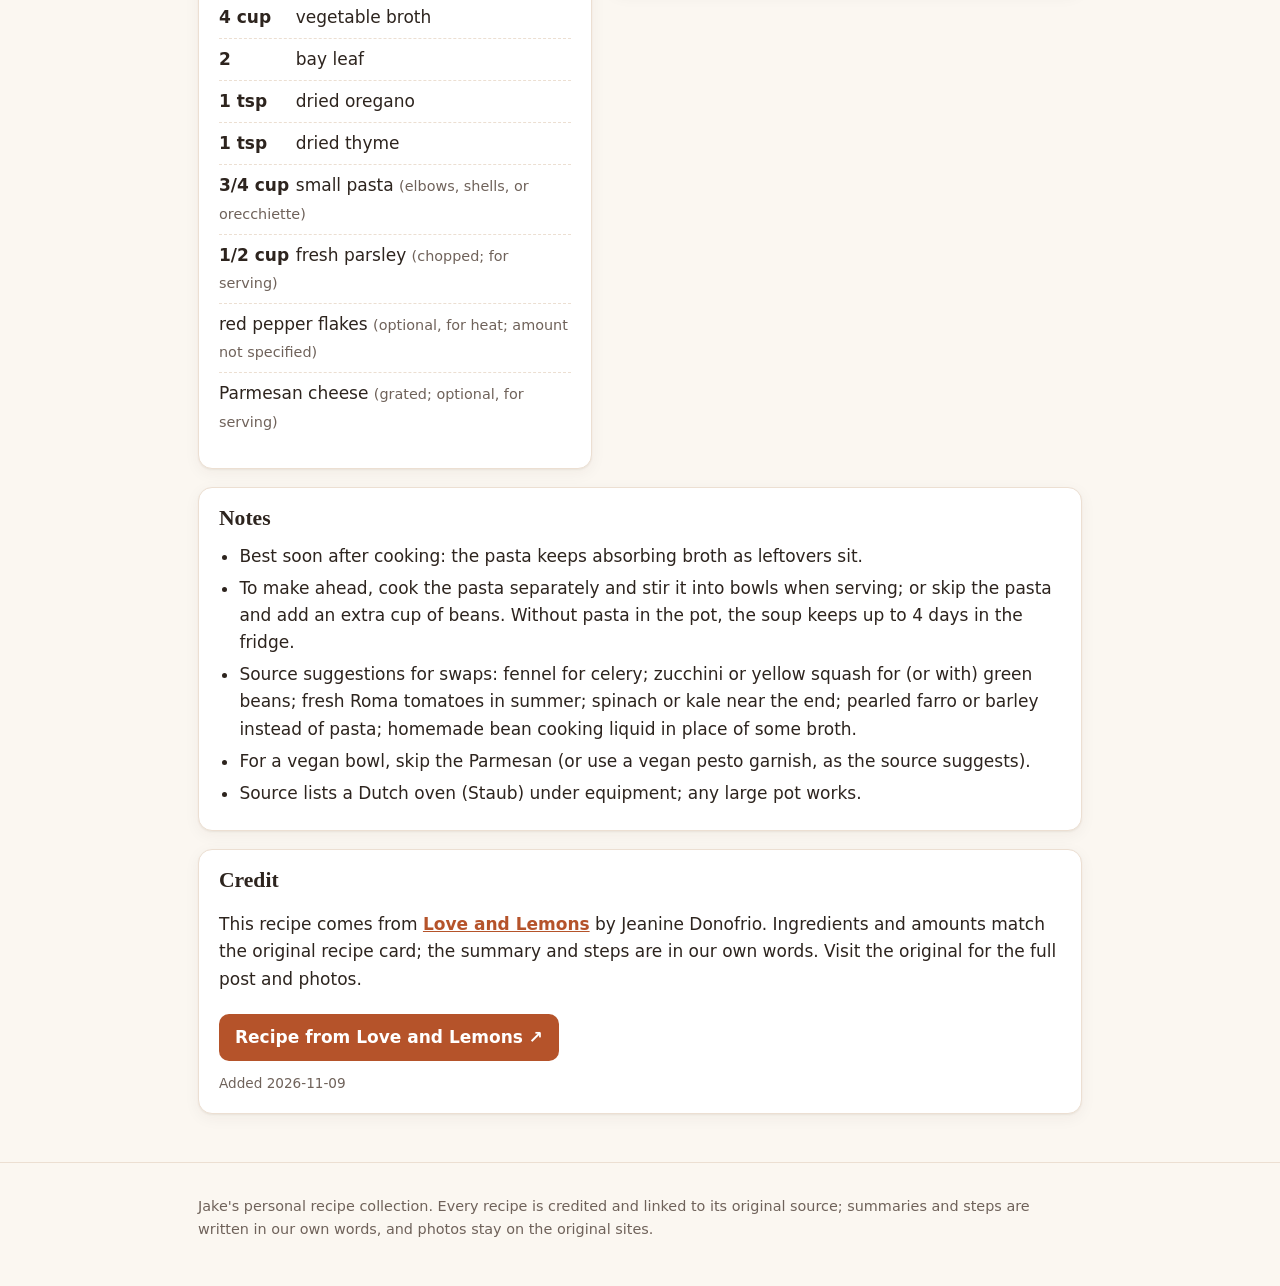
<file: recipes/minestrone-soup.html>
<!doctype html>
<html lang="en">
<head>
<meta charset="utf-8">
<meta name="viewport" content="width=device-width, initial-scale=1">
<title>Minestrone Soup | Jake&#x27;s Recipes</title>
<meta name="description" content="A hearty Italian vegetable soup with onion, carrot, celery, beans, green beans, and small pasta simmered in an herb-flecked tomato broth. Finish each bowl with parsley, a pinch of red pepper flakes, and optional Parmesan.">
<meta name="robots" content="index,follow">
<meta property="og:title" content="Minestrone Soup | Jake&#x27;s Recipes">
<meta property="og:description" content="A hearty Italian vegetable soup with onion, carrot, celery, beans, green beans, and small pasta simmered in an herb-flecked tomato broth. Finish each bowl with parsley, a pinch of red pepper flakes, and optional Parmesan.">
<meta property="og:type" content="website">
<meta name="theme-color" content="#b5532a">
<link rel="icon" href="data:image/svg+xml,%3Csvg xmlns='http://www.w3.org/2000/svg' viewBox='0 0 100 100'%3E%3Ctext y='.9em' font-size='90'%3E%F0%9F%8D%B2%3C/text%3E%3C/svg%3E">
<link rel="stylesheet" href="../assets/style.css">
<script type="application/ld+json">{"@context": "https://schema.org", "@type": "Recipe", "name": "Minestrone Soup", "description": "A hearty Italian vegetable soup with onion, carrot, celery, beans, green beans, and small pasta simmered in an herb-flecked tomato broth. Finish each bowl with parsley, a pinch of red pepper flakes, and optional Parmesan.", "keywords": "soup, italian, vegetarian, pasta, beans, dinner, one-pot", "recipeYield": "4 to 6 servings", "recipeIngredient": ["2 tablespoons extra-virgin olive oil", "1 medium yellow onion, diced", "2 medium carrots, chopped", "2 celery ribs, thinly sliced", "1 teaspoon sea salt, plus more to taste", "Freshly ground black pepper", "3 garlic cloves, grated", "1 (28-ounce) can diced tomatoes", "1½ cups cooked white beans or kidney beans, drained and rinsed", "1 cup chopped green beans", "4 cups vegetable broth", "2 bay leaves", "1 teaspoon dried oregano", "1 teaspoon dried thyme", "¾ cup small pasta, elbows, shells, orecchiette", "½ cup chopped fresh parsley", "Red pepper flakes", "Grated Parmesan cheese, optional, for serving"], "recipeInstructions": [{"@type": "HowToStep", "text": "Heat the olive oil in a large pot over medium heat. Add the onion, carrots, celery, salt, and several grinds of black pepper. Cook, stirring occasionally, for 8 minutes, until the vegetables begin to soften."}, {"@type": "HowToStep", "text": "Add the garlic, diced tomatoes, beans, green beans, vegetable broth, bay leaves, oregano, and thyme. Cover and simmer for 20 minutes."}, {"@type": "HowToStep", "text": "Stir in the pasta and cook uncovered for 10 more minutes, until the pasta is cooked through."}, {"@type": "HowToStep", "text": "Season to taste. Serve topped with parsley, red pepper flakes, and Parmesan if desired."}], "isBasedOn": "https://www.loveandlemons.com/minestrone-soup/", "datePublished": "2026-11-09"}</script>
</head>
<body class="recipe-page">
<header class="site-header">
  <div class="wrap">
    <a class="brand" href="../index.html"><span class="brand-mark" aria-hidden="true">🍲</span> Jake&#x27;s Recipes</a>
  </div>
</header>
<main class="wrap">
<nav class="crumbs"><a href="../index.html">← All recipes</a></nav>
<article class="recipe">
  <header class="recipe-head">
    <h1>Minestrone Soup</h1>
    <p class="summary">A hearty Italian vegetable soup with onion, carrot, celery, beans, green beans, and small pasta simmered in an herb-flecked tomato broth. Finish each bowl with parsley, a pinch of red pepper flakes, and optional Parmesan.</p>
    <div class="tags"><a class="tag" href="../index.html?tag=soup">soup</a> <a class="tag" href="../index.html?tag=italian">italian</a> <a class="tag" href="../index.html?tag=vegetarian">vegetarian</a> <a class="tag" href="../index.html?tag=pasta">pasta</a> <a class="tag" href="../index.html?tag=beans">beans</a> <a class="tag" href="../index.html?tag=dinner">dinner</a> <a class="tag" href="../index.html?tag=one-pot">one-pot</a></div>
    <a class="credit" href="https://www.loveandlemons.com/minestrone-soup/" target="_blank" rel="noopener">
      <span class="credit-label">Recipe from</span>
      <span class="credit-name">Love and Lemons</span>
      <span class="credit-go" aria-hidden="true">↗</span>
    </a>
  </header>

  <figure class="photo-placeholder">
    <div class="photo-art" aria-hidden="true">
      <svg viewBox="0 0 120 80" width="120" height="80"><path d="M14 38h92a46 30 0 0 1-92 0z" fill="#f3c77b" stroke="#b5532a" stroke-width="3"/><path d="M30 38c4-10 12-14 20-8 6-8 16-8 22 0 8-6 16-2 20 8" fill="none" stroke="#e39a3b" stroke-width="4" stroke-linecap="round"/><path d="M46 20c-4-6 4-8 0-14M60 20c-4-6 4-8 0-14M74 20c-4-6 4-8 0-14" fill="none" stroke="#c9a88a" stroke-width="2.5" stroke-linecap="round"/></svg>
    </div>
    <figcaption>No photo here yet. <a href="https://www.loveandlemons.com/minestrone-soup/" target="_blank" rel="noopener">See photos at the original recipe ↗</a></figcaption>
  </figure>

  <section class="card" aria-label="Quick facts">
    <h2>Quick facts</h2>
    <dl class="facts">
<div class="fact"><dt>Yield</dt><dd>4 to 6 servings</dd></div>
<div class="fact"><dt>Servings</dt><dd>4 to 6</dd></div>
<div class="fact"><dt>Prep</dt><dd>15 minutes</dd></div>
<div class="fact"><dt>Cook</dt><dd>30 minutes</dd></div>
    </dl>
  </section>

<section class="card headsup" aria-labelledby="headsup-h">
  <h2 id="headsup-h"><span aria-hidden="true">⚠️</span> Heads up</h2>
  <ul class="flags">
<li class="flag flag-medium">Card cook time is 30 minutes, but the steps add up to about 38 minutes of cooking (8 + 20 + 10). Using the card&#x27;s stated prep (15) and cook (30); no total time is listed on the card.</li>
<li class="flag flag-low">Black pepper and red pepper flakes have no measured amounts in the source (several grinds / optional for heat).</li>
<li class="flag flag-low">Page byline also lists Phoebe Moore alongside Jeanine Donofrio; credited here to Jeanine Donofrio (Love and Lemons).</li>
<li class="flag flag-low">Source presents the recipe as vegetarian; Parmesan is optional for serving. Not tagged vegan—omit the cheese (or use a vegan garnish) for a vegan bowl.</li>
  </ul>
</section>

  <div class="cols">
    <section class="card" aria-labelledby="ing-h">
      <h2 id="ing-h">Ingredients</h2>
<div class="ing-group"><h3>Soup</h3>
<ul class="ingredients">
<li data-name="extra-virgin olive oil" data-quantity="2" data-unit="tbsp"><span class="ing-amt">2 tbsp</span> <span class="ing-name">extra-virgin olive oil</span></li>
<li data-name="yellow onion" data-quantity="1" data-unit=""><span class="ing-amt">1</span> <span class="ing-name">yellow onion</span> <span class="ing-note">(medium; diced)</span></li>
<li data-name="carrot" data-quantity="2" data-unit=""><span class="ing-amt">2</span> <span class="ing-name">carrot</span> <span class="ing-note">(medium; chopped)</span></li>
<li data-name="celery" data-quantity="2" data-unit="rib"><span class="ing-amt">2 rib</span> <span class="ing-name">celery</span> <span class="ing-note">(thinly sliced)</span></li>
<li data-name="sea salt" data-quantity="1" data-unit="tsp"><span class="ing-amt">1 tsp</span> <span class="ing-name">sea salt</span> <span class="ing-note">(plus more to taste)</span></li>
<li data-name="black pepper" data-quantity="" data-unit=""><span class="ing-name">black pepper</span> <span class="ing-note">(freshly ground; several grinds, to taste)</span></li>
<li data-name="garlic" data-quantity="3" data-unit="clove"><span class="ing-amt">3 clove</span> <span class="ing-name">garlic</span> <span class="ing-note">(grated)</span></li>
<li data-name="diced tomatoes" data-quantity="1" data-unit="can"><span class="ing-amt">1 can</span> <span class="ing-name">diced tomatoes</span> <span class="ing-note">(28-ounce)</span></li>
<li data-name="white beans or kidney beans" data-quantity="1.5" data-unit="cup"><span class="ing-amt">1 1/2 cup</span> <span class="ing-name">white beans or kidney beans</span> <span class="ing-note">(cooked; drained and rinsed)</span></li>
<li data-name="green beans" data-quantity="1" data-unit="cup"><span class="ing-amt">1 cup</span> <span class="ing-name">green beans</span> <span class="ing-note">(chopped)</span></li>
<li data-name="vegetable broth" data-quantity="4" data-unit="cup"><span class="ing-amt">4 cup</span> <span class="ing-name">vegetable broth</span></li>
<li data-name="bay leaf" data-quantity="2" data-unit=""><span class="ing-amt">2</span> <span class="ing-name">bay leaf</span></li>
<li data-name="dried oregano" data-quantity="1" data-unit="tsp"><span class="ing-amt">1 tsp</span> <span class="ing-name">dried oregano</span></li>
<li data-name="dried thyme" data-quantity="1" data-unit="tsp"><span class="ing-amt">1 tsp</span> <span class="ing-name">dried thyme</span></li>
<li data-name="small pasta" data-quantity="0.75" data-unit="cup"><span class="ing-amt">3/4 cup</span> <span class="ing-name">small pasta</span> <span class="ing-note">(elbows, shells, or orecchiette)</span></li>
<li data-name="fresh parsley" data-quantity="0.5" data-unit="cup"><span class="ing-amt">1/2 cup</span> <span class="ing-name">fresh parsley</span> <span class="ing-note">(chopped; for serving)</span></li>
<li data-name="red pepper flakes" data-quantity="" data-unit=""><span class="ing-name">red pepper flakes</span> <span class="ing-note">(optional, for heat; amount not specified)</span></li>
<li data-name="Parmesan cheese" data-quantity="" data-unit=""><span class="ing-name">Parmesan cheese</span> <span class="ing-note">(grated; optional, for serving)</span></li>
</ul></div>
    </section>
    <section class="card" aria-labelledby="steps-h">
      <h2 id="steps-h">Steps</h2>
<div class="step-group"><h3>Cook the soup</h3>
<ol class="steps">
<li>Heat the olive oil in a large pot over medium heat. Add the onion, carrots, celery, salt, and several grinds of black pepper. Cook, stirring occasionally, for 8 minutes, until the vegetables begin to soften.</li>
<li>Add the garlic, diced tomatoes, beans, green beans, vegetable broth, bay leaves, oregano, and thyme. Cover and simmer for 20 minutes.</li>
<li>Stir in the pasta and cook uncovered for 10 more minutes, until the pasta is cooked through.</li>
<li>Season to taste. Serve topped with parsley, red pepper flakes, and Parmesan if desired.</li>
</ol></div>
    </section>
  </div>

<section class="card" aria-labelledby="notes-h"><h2 id="notes-h">Notes</h2>
<ul class="notes">
<li>Best soon after cooking: the pasta keeps absorbing broth as leftovers sit.</li>
<li>To make ahead, cook the pasta separately and stir it into bowls when serving; or skip the pasta and add an extra cup of beans. Without pasta in the pot, the soup keeps up to 4 days in the fridge.</li>
<li>Source suggestions for swaps: fennel for celery; zucchini or yellow squash for (or with) green beans; fresh Roma tomatoes in summer; spinach or kale near the end; pearled farro or barley instead of pasta; homemade bean cooking liquid in place of some broth.</li>
<li>For a vegan bowl, skip the Parmesan (or use a vegan pesto garnish, as the source suggests).</li>
<li>Source lists a Dutch oven (Staub) under equipment; any large pot works.</li>
</ul></section>

  <section class="card source-card">
    <h2>Credit</h2>
    <p>This recipe comes from <a href="https://www.loveandlemons.com/minestrone-soup/" target="_blank" rel="noopener"><strong>Love and Lemons</strong></a> by Jeanine Donofrio. Ingredients and amounts match the original recipe card; the summary and steps are in our own words. Visit the original for the full post and photos.</p>
    <a class="btn" href="https://www.loveandlemons.com/minestrone-soup/" target="_blank" rel="noopener">Recipe from Love and Lemons ↗</a>
    <p class="added">Added 2026-11-09</p>
  </section>
</article>
</main>
<footer class="site-footer">
  <div class="wrap">
    <p>Jake's personal recipe collection. Every recipe is credited and linked to its original source; summaries and steps are written in our own words, and photos stay on the original sites.</p>
  </div>
</footer>
</body>
</html>
</file>
<file: assets/style.css>
:root {
  --bg: #fbf7f1;
  --paper: #ffffff;
  --ink: #2d241e;
  --muted: #6f625a;
  --line: #ecdfd2;
  --accent: #b5532a;
  --accent-dark: #8f3f1e;
  --accent-soft: #fbeadf;
  --warn-bg: #fff4dc;
  --warn-line: #f0c869;
  --radius: 14px;
  --shadow: 0 1px 2px rgba(60, 40, 20, .06), 0 4px 16px rgba(60, 40, 20, .05);
  --font: system-ui, -apple-system, "Segoe UI", Roboto, "Helvetica Neue", Arial, sans-serif;
  --serif: Georgia, "Iowan Old Style", "Palatino Linotype", serif;
}
* { box-sizing: border-box; }
html { -webkit-text-size-adjust: 100%; }
body { margin: 0; background: var(--bg); color: var(--ink); font: 17px/1.6 var(--font); }
a { color: var(--accent); }
a:hover { color: var(--accent-dark); }
.wrap { max-width: 920px; margin: 0 auto; padding: 0 18px; }
.visually-hidden { position: absolute; width: 1px; height: 1px; overflow: hidden; clip: rect(0 0 0 0); white-space: nowrap; }

.site-header { background: var(--paper); border-bottom: 1px solid var(--line); }
.site-header .wrap { padding-top: 14px; padding-bottom: 14px; }
.brand { font: 700 1.25rem/1 var(--serif); color: var(--ink); text-decoration: none; }
.brand-mark { margin-right: 4px; }
.site-footer { margin-top: 48px; border-top: 1px solid var(--line); color: var(--muted); font-size: .9rem; }
.site-footer .wrap { padding-top: 18px; padding-bottom: 30px; }

h1, h2, h3 { font-family: var(--serif); line-height: 1.2; margin: 0 0 .5em; }
h1 { font-size: clamp(1.9rem, 5vw, 2.6rem); }
h2 { font-size: 1.35rem; }
h3 { font-size: 1.05rem; font-family: var(--font); font-weight: 700; color: var(--accent-dark); margin-top: 1em; }

/* Home */
.hero { padding: 36px 0 12px; }
.hero p { color: var(--muted); margin: 0; }
.search input {
  width: 100%; margin-top: 14px; padding: 14px 16px; font: inherit; color: var(--ink);
  background: var(--paper); border: 1.5px solid var(--line); border-radius: 999px; outline: none;
}
.search input:focus { border-color: var(--accent); box-shadow: 0 0 0 3px var(--accent-soft); }
.chips { display: flex; flex-wrap: wrap; gap: 8px; margin: 14px 0 6px; }
.chip {
  font: 600 .88rem/1 var(--font); padding: 8px 12px; border-radius: 999px; cursor: pointer;
  border: 1px solid var(--line); background: var(--paper); color: var(--ink);
}
.chip .count { color: var(--muted); font-weight: 500; margin-left: 2px; }
.chip:hover { border-color: var(--accent); }
.chip.is-active { background: var(--accent); border-color: var(--accent); color: #fff; }
.chip.is-active .count { color: #fde5d7; }
.result-count { color: var(--muted); font-size: .9rem; margin: 8px 0; }
.recipe-list { list-style: none; padding: 0; margin: 0; display: grid; gap: 14px; grid-template-columns: repeat(auto-fill, minmax(260px, 1fr)); }
.recipe-card a {
  display: block; height: 100%; padding: 18px; background: var(--paper); border: 1px solid var(--line);
  border-radius: var(--radius); box-shadow: var(--shadow); color: inherit; text-decoration: none; transition: transform .12s, border-color .12s;
}
.recipe-card a:hover { transform: translateY(-2px); border-color: var(--accent); }
.recipe-card h3 { font: 700 1.2rem/1.25 var(--serif); color: var(--ink); margin: 0 0 6px; }
.recipe-card p { margin: 0 0 10px; color: var(--muted); font-size: .95rem; }
.card-meta { display: flex; gap: 12px; flex-wrap: wrap; font-size: .85rem; color: var(--muted); margin-bottom: 8px; }
.empty { color: var(--muted); text-align: center; padding: 24px; }

.tags { display: flex; flex-wrap: wrap; gap: 6px; }
.tag { font-size: .78rem; padding: 3px 9px; border-radius: 999px; background: var(--accent-soft); color: var(--accent-dark); text-decoration: none; }
a.tag:hover { background: var(--accent); color: #fff; }

/* Recipe page */
.crumbs { padding: 18px 0 4px; font-size: .95rem; }
.crumbs a { text-decoration: none; }
.recipe-head { padding: 8px 0 16px; }
.summary { font-size: 1.1rem; color: var(--muted); margin: 0 0 14px; }
.credit {
  display: inline-flex; align-items: center; gap: 8px; margin-top: 16px; padding: 10px 16px;
  background: var(--accent); color: #fff; border-radius: 12px; text-decoration: none; box-shadow: var(--shadow);
}
.credit:hover { background: var(--accent-dark); color: #fff; }
.credit-label { font-size: .85rem; opacity: .9; }
.credit-name { font-weight: 700; }
.photo-placeholder {
  margin: 0 0 18px; padding: 26px 18px; text-align: center; border-radius: var(--radius);
  border: 1.5px dashed #e2c9b3; background: linear-gradient(135deg, #fff6ec, #fbeadf);
}
.photo-art svg { max-width: 100%; height: auto; }
.photo-placeholder figcaption { margin-top: 8px; color: var(--muted); font-size: .95rem; }
.photo-placeholder figcaption a { font-weight: 600; }
.card { background: var(--paper); border: 1px solid var(--line); border-radius: var(--radius); box-shadow: var(--shadow); padding: 18px 20px; margin-bottom: 18px; }
.card > h2:first-child { margin-top: 0; }
.facts { display: grid; grid-template-columns: repeat(auto-fit, minmax(150px, 1fr)); gap: 12px; margin: 0; }
.fact dt { font-size: .78rem; text-transform: uppercase; letter-spacing: .06em; color: var(--muted); }
.fact dd { margin: 2px 0 0; font-weight: 600; }
.headsup { background: var(--warn-bg); border-color: var(--warn-line); }
.flags { margin: 0; padding-left: 1.2em; }
.flags li { margin: 6px 0; }
.flag-high { font-weight: 700; }
.flag-low { color: var(--muted); font-size: .95rem; }
.cols { display: grid; gap: 18px; grid-template-columns: 1fr; }
.cols .card { margin-bottom: 0; }
.cols + * { margin-top: 18px; }
@media (min-width: 760px) { .cols { grid-template-columns: 5fr 6fr; align-items: start; } }
.ing-group h3:first-child, .step-group h3:first-child { margin-top: .2em; }
.ingredients { list-style: none; padding: 0; margin: 0 0 8px; }
.ingredients li { padding: 7px 0; border-bottom: 1px dashed var(--line); }
.ingredients li:last-child { border-bottom: 0; }
.ing-amt { font-weight: 700; display: inline-block; min-width: 4.2em; }
.ing-note { color: var(--muted); font-size: .9rem; }
.steps { counter-reset: step; list-style: none; padding: 0; margin: 0 0 8px; }
.steps li { counter-increment: step; position: relative; padding: 4px 0 12px 44px; }
.steps li::before {
  content: counter(step); position: absolute; left: 0; top: 2px; width: 30px; height: 30px; border-radius: 50%;
  background: var(--accent-soft); color: var(--accent-dark); font-weight: 700; display: grid; place-items: center; font-size: .9rem;
}
.notes { margin: 0; padding-left: 1.2em; }
.notes li { margin: 5px 0; }
.source-card .btn {
  display: inline-block; margin-top: 4px; padding: 10px 16px; border-radius: 10px; background: var(--accent);
  color: #fff; font-weight: 700; text-decoration: none;
}
.source-card .btn:hover { background: var(--accent-dark); }
.added { color: var(--muted); font-size: .85rem; margin: 12px 0 0; }

@media (max-width: 520px) {
  body { font-size: 16px; }
  .card { padding: 16px; }
  .credit { width: 100%; justify-content: center; }
}
@media print {
  .site-header, .site-footer, .crumbs, .photo-placeholder, .credit-go { display: none; }
  .card { box-shadow: none; break-inside: avoid; }
  body { background: #fff; }
}
</file>
